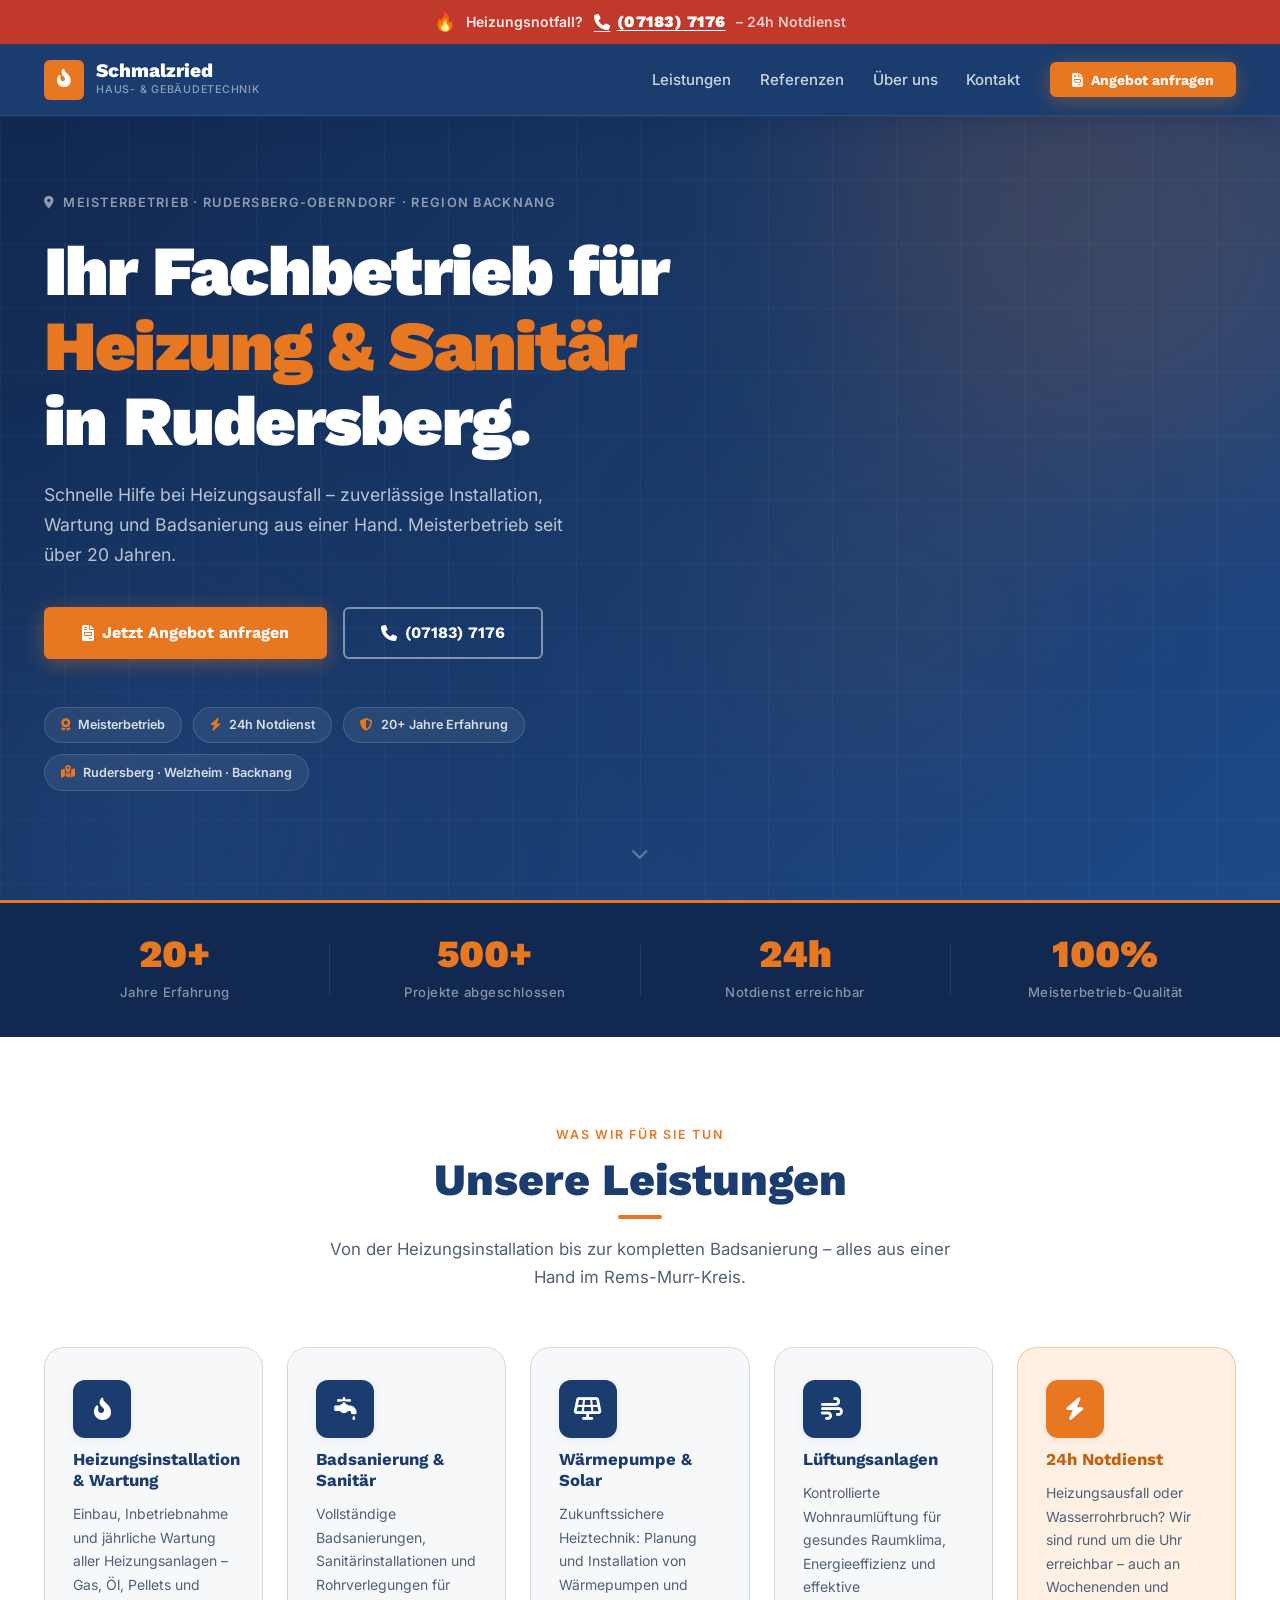
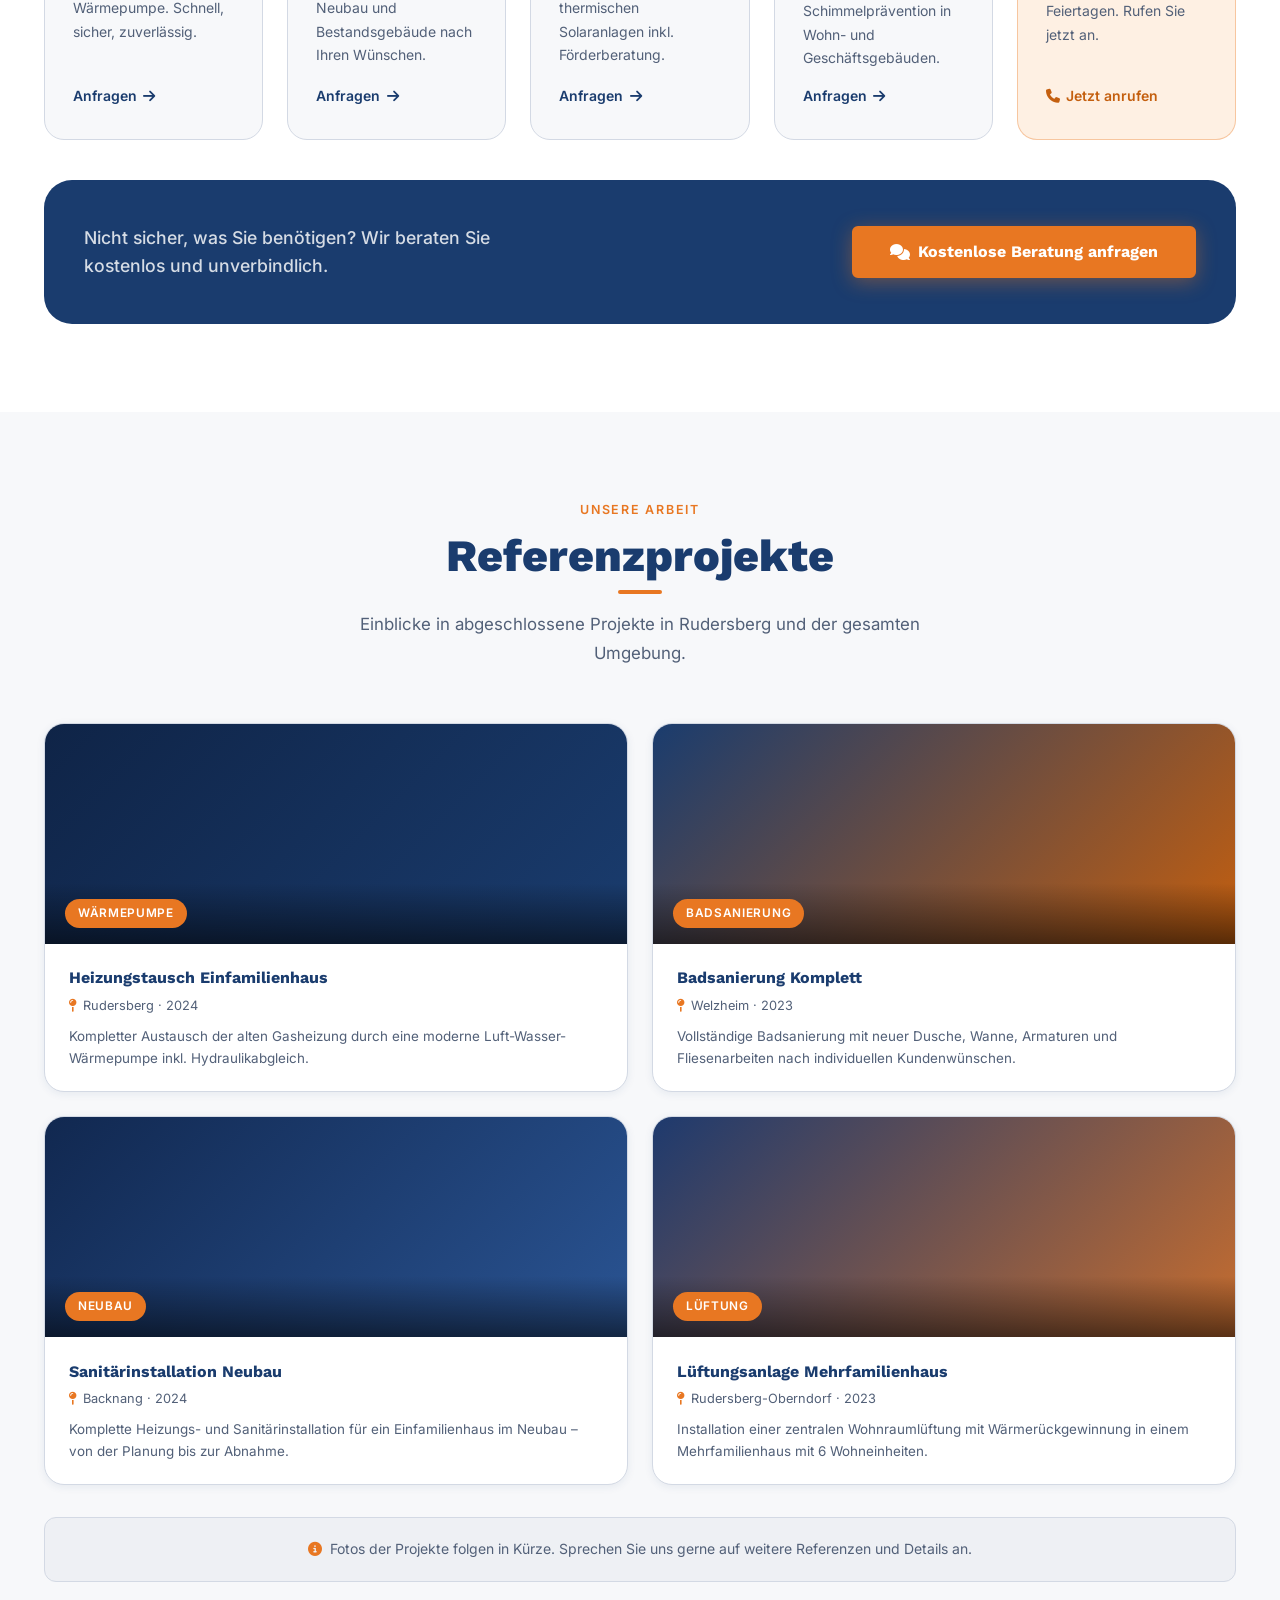
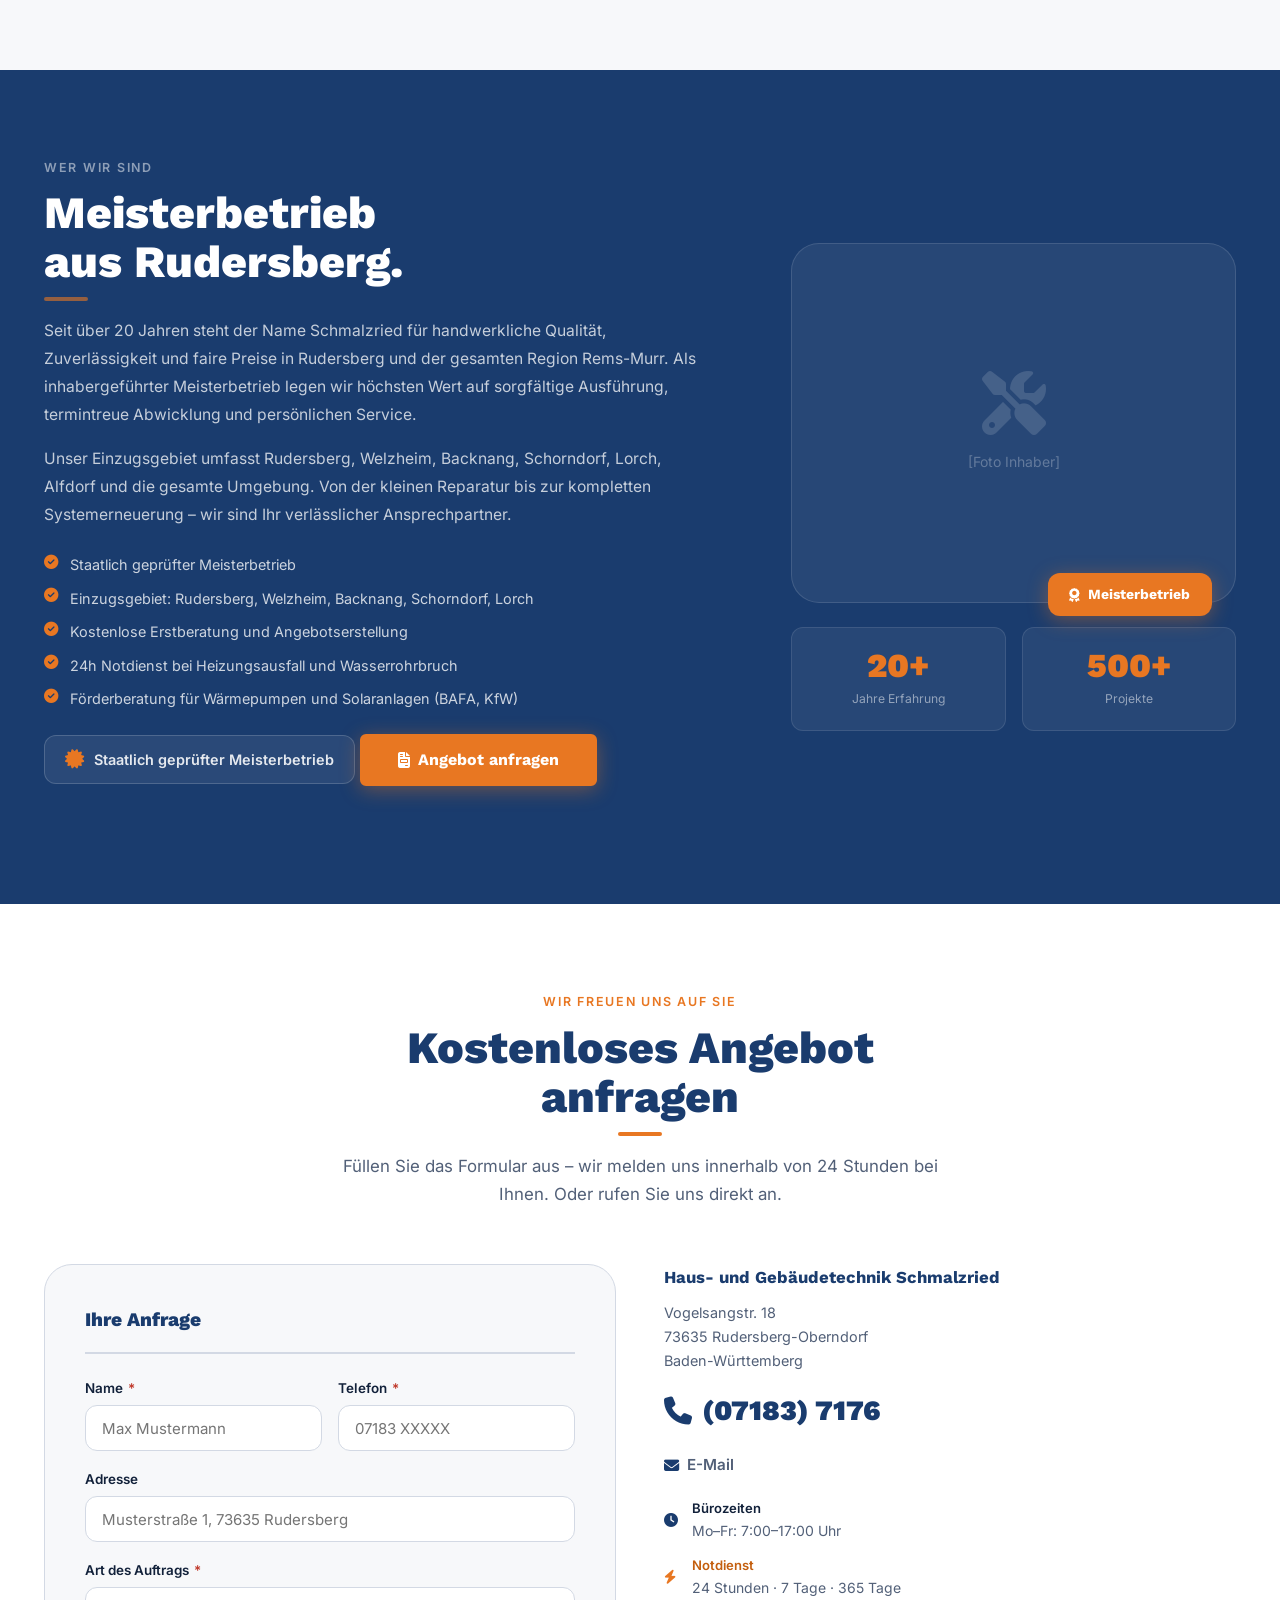
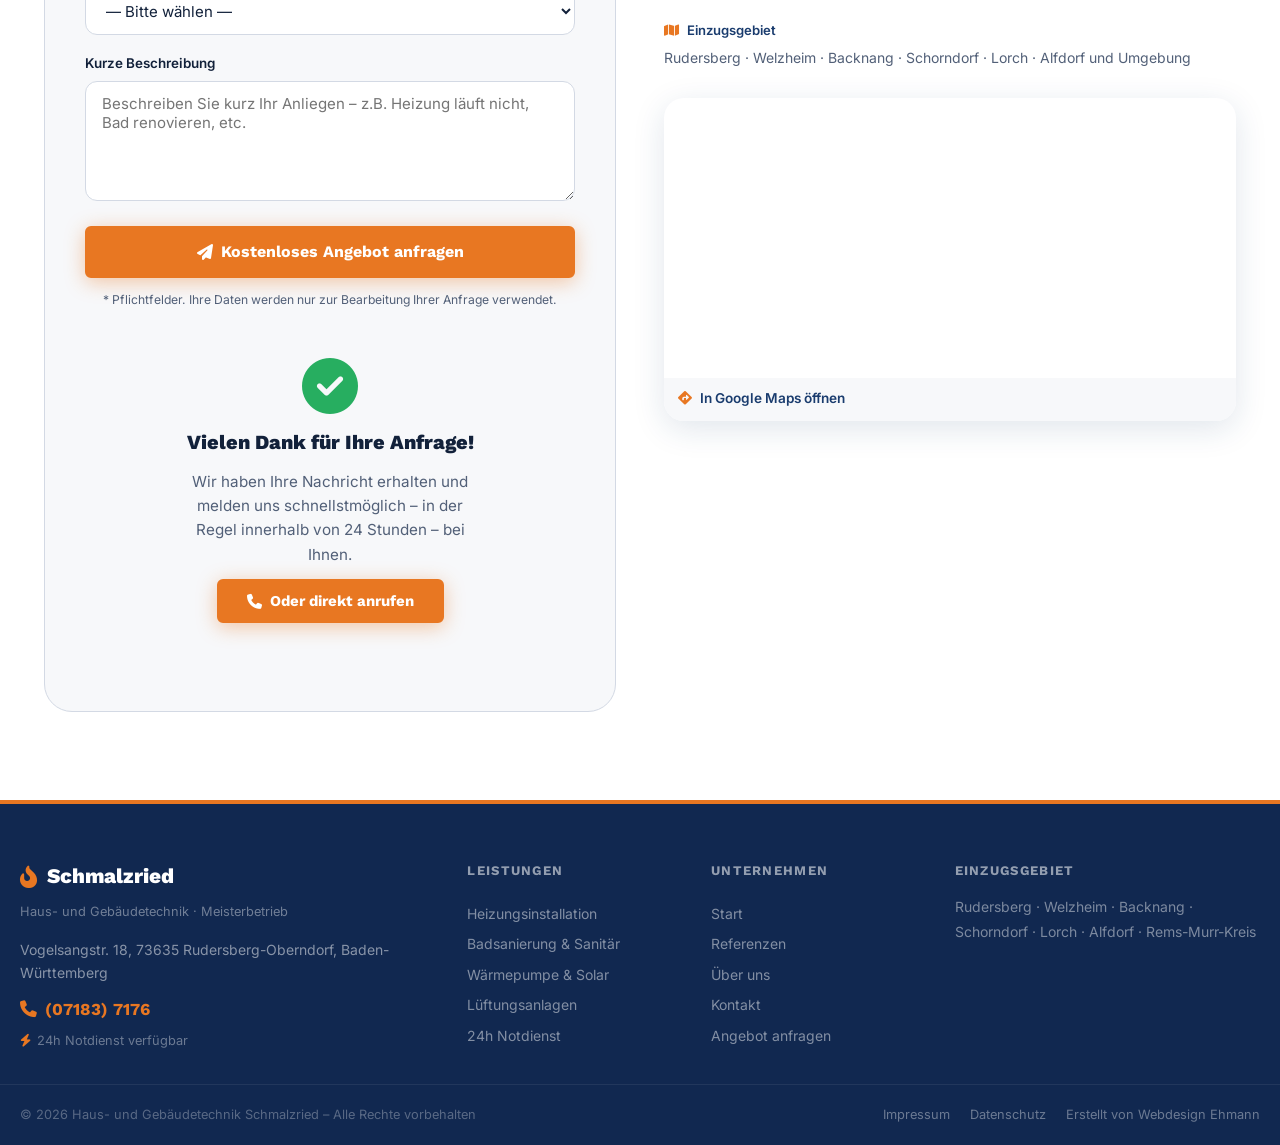
<file: index.html>
<!DOCTYPE html>
<html lang="de">
<head>
  <meta charset="UTF-8">
  <meta name="viewport" content="width=device-width, initial-scale=1.0">
  <meta name="description" content="Meisterbetrieb für Heizungsinstallation, Sanitär, Badsanierung, Wärmepumpe und Lüftung in Rudersberg, Welzheim und Backnang. 24h Notdienst – jetzt anrufen!">
  <meta name="keywords" content="Heizung Rudersberg, Sanitär Rudersberg, Meisterbetrieb Backnang, Badsanierung Welzheim, Wärmepumpe Rems-Murr, Notdienst Heizung">
  <title>Heizung &amp; Sanitär Rudersberg | Schmalzried Haustechnik</title>

  <!-- Open Graph -->
  <meta property="og:title" content="Schmalzried Haustechnik – Meisterbetrieb Rudersberg">
  <meta property="og:description" content="Heizung, Sanitär, Badsanierung – schnell, zuverlässig, fair. 24h Notdienst.">
  <meta property="og:type" content="website">

  <link rel="canonical" href="https://schmalzried-heizung.pages.dev/">
  <link rel="icon" href="assets/images/favicon.svg" type="image/svg+xml">

  <!-- Fonts: selbst gehostet (kein Nachladen von Google-Servern, siehe css/fonts.css) -->
  <link rel="stylesheet" href="css/fonts.css">

  <!-- Icons -->
  <link rel="stylesheet" href="https://cdnjs.cloudflare.com/ajax/libs/font-awesome/6.5.0/css/all.min.css" crossorigin="anonymous" referrerpolicy="no-referrer">

  <link rel="stylesheet" href="css/style.css">

  <!-- Structured Data: gepflegt in content/kontakt.json, live synchronisiert von js/cms-content.js -->
  <script type="application/ld+json" id="ld-localbusiness">
  {
    "@context": "https://schema.org",
    "@type": "HVACBusiness",
    "name": "Haus- und Gebäudetechnik Schmalzried",
    "image": "https://schmalzried-heizung.pages.dev/assets/images/favicon.svg",
    "url": "https://schmalzried-heizung.pages.dev/",
    "telephone": "+4971837176",
    "address": {
      "@type": "PostalAddress",
      "streetAddress": "Vogelsangstr. 18",
      "postalCode": "73635",
      "addressLocality": "Rudersberg-Oberndorf",
      "addressRegion": "Baden-Württemberg",
      "addressCountry": "DE"
    },
    "geo": {
      "@type": "GeoCoordinates",
      "latitude": 48.894,
      "longitude": 9.534
    },
    "openingHoursSpecification": {
      "@type": "OpeningHoursSpecification",
      "dayOfWeek": ["Monday", "Tuesday", "Wednesday", "Thursday", "Friday"],
      "opens": "07:00",
      "closes": "17:00"
    },
    "areaServed": ["Rudersberg", "Welzheim", "Backnang", "Schorndorf", "Lorch", "Alfdorf"]
  }
  </script>
</head>
<body>
  <!-- Skip navigation for accessibility -->
  <a href="#main-content" class="skip-link">Zum Inhalt springen</a>

  <!-- =====================================================
       EMERGENCY BANNER
       ===================================================== -->
  <div id="emergency-banner" class="emergency-banner" role="alert" aria-label="Notfall-Kontakt">
    <div class="emergency-banner__inner">
      <span class="emergency-banner__fire" aria-hidden="true">🔥</span>
      <span class="emergency-banner__label">Heizungsnotfall?</span>
      <a href="tel:+49TELEFONNUMMER" class="emergency-banner__number">
        <i class="fa-solid fa-phone" aria-hidden="true"></i>
        [TELEFONNUMMER]
      </a>
      <span class="emergency-banner__suffix">– 24h Notdienst</span>
    </div>
  </div>

  <!-- =====================================================
       NAVIGATION
       ===================================================== -->
  <header id="main-nav" class="nav" role="banner">
    <div class="container nav__inner">

      <a href="#startseite" class="nav__logo" aria-label="Schmalzried Haustechnik – Startseite">
        <div class="nav__logo-mark" aria-hidden="true">
          <i class="fa-solid fa-fire-flame-curved"></i>
        </div>
        <div class="nav__logo-text">
          <span class="nav__logo-name">Schmalzried</span>
          <span class="nav__logo-sub">Haus- &amp; Gebäudetechnik</span>
        </div>
      </a>

      <!-- Desktop navigation -->
      <div class="nav__desktop" aria-label="Hauptnavigation Desktop">
        <ul role="list">
          <li><a href="#leistungen" class="nav__link">Leistungen</a></li>
          <li><a href="#referenzen" class="nav__link">Referenzen</a></li>
          <li><a href="#ueber-uns" class="nav__link">Über uns</a></li>
          <li><a href="#kontakt"   class="nav__link">Kontakt</a></li>
        </ul>
        <a href="#kontakt" class="btn btn--accent btn--sm">
          <i class="fa-solid fa-file-invoice" aria-hidden="true"></i>
          Angebot anfragen
        </a>
      </div>

      <!-- Mobile hamburger -->
      <button id="nav-toggle" class="nav__toggle"
              aria-label="Navigation öffnen" aria-expanded="false"
              aria-controls="nav-menu">
        <span class="nav__toggle-bar"></span>
        <span class="nav__toggle-bar"></span>
        <span class="nav__toggle-bar"></span>
      </button>

    </div>
  </header>

  <!-- Mobile nav lives outside <header> — iOS Safari backdrop-filter fix -->
  <nav id="nav-menu" class="nav__menu" aria-label="Hauptnavigation" aria-hidden="true">
    <ul role="list">
      <li><a href="#startseite" class="nav__link">Start</a></li>
      <li><a href="#leistungen" class="nav__link">Leistungen</a></li>
      <li><a href="#referenzen" class="nav__link">Referenzen</a></li>
      <li><a href="#ueber-uns" class="nav__link">Über uns</a></li>
      <li><a href="#kontakt"   class="nav__link">Kontakt</a></li>
      <li>
        <a href="#kontakt" class="btn btn--accent nav__cta">
          <i class="fa-solid fa-file-invoice" aria-hidden="true"></i>
          Angebot anfragen
        </a>
      </li>
    </ul>
    <a href="tel:+49TELEFONNUMMER" class="nav__emergency-call">
      <i class="fa-solid fa-phone" aria-hidden="true"></i>
      [TELEFONNUMMER] – 24h Notdienst
    </a>
  </nav>

  <!-- =====================================================
       MAIN CONTENT
       ===================================================== -->
  <main id="main-content">

    <!-- ── Hero ───────────────────────────────────────── -->
    <section id="startseite" class="hero" aria-label="Willkommen">
      <!-- Animated background -->
      <div class="hero__bg" aria-hidden="true">
        <div class="hero__grid"></div>
        <div class="hero__orb hero__orb--1"></div>
        <div class="hero__orb hero__orb--2"></div>
        <div class="hero__orb hero__orb--3"></div>
      </div>

      <div class="container">
        <div class="hero__inner">
          <p class="hero__eyebrow">
            <i class="fa-solid fa-location-dot" aria-hidden="true"></i>
            Meisterbetrieb &middot; Rudersberg-Oberndorf &middot; Region Backnang
          </p>

          <h1 class="hero__headline">
            Ihr Fachbetrieb für<br>
            <span class="hero__headline-em">Heizung &amp; Sanitär</span><br>
            in Rudersberg.
          </h1>

          <p class="hero__sub">
            Schnelle Hilfe bei Heizungsausfall – zuverlässige Installation, Wartung
            und Badsanierung aus einer Hand. Meisterbetrieb seit über 20 Jahren.
          </p>

          <div class="hero__actions">
            <a href="#kontakt" class="btn btn--accent btn--lg">
              <i class="fa-solid fa-file-invoice" aria-hidden="true"></i>
              Jetzt Angebot anfragen
            </a>
            <a href="tel:+49TELEFONNUMMER" class="btn btn--outline-white btn--lg">
              <i class="fa-solid fa-phone" aria-hidden="true"></i>
              [TELEFONNUMMER]
            </a>
          </div>

          <div class="hero__trust" aria-label="Vertrauenssignale">
            <div class="trust-badge">
              <i class="fa-solid fa-award" aria-hidden="true"></i>
              <span>Meisterbetrieb</span>
            </div>
            <div class="trust-badge">
              <i class="fa-solid fa-bolt" aria-hidden="true"></i>
              <span>24h Notdienst</span>
            </div>
            <div class="trust-badge">
              <i class="fa-solid fa-shield-halved" aria-hidden="true"></i>
              <span>20+ Jahre Erfahrung</span>
            </div>
            <div class="trust-badge">
              <i class="fa-solid fa-map-location-dot" aria-hidden="true"></i>
              <span>Rudersberg &middot; Welzheim &middot; Backnang</span>
            </div>
          </div>
        </div>
      </div>

      <!-- Scroll cue -->
      <div class="hero__scroll-cue" aria-hidden="true">
        <i class="fa-solid fa-chevron-down"></i>
      </div>
    </section>

    <!-- ── Stats Bar ───────────────────────────────── -->
    <div class="stats-bar" aria-label="Zahlen &amp; Fakten">
      <div class="container stats-bar__inner">
        <div class="stat-item reveal" style="--delay: 0ms">
          <span class="stat-item__num">20+</span>
          <span class="stat-item__label">Jahre Erfahrung</span>
        </div>
        <div class="stat-divider" aria-hidden="true"></div>
        <div class="stat-item reveal" style="--delay: 80ms">
          <span class="stat-item__num">500+</span>
          <span class="stat-item__label">Projekte abgeschlossen</span>
        </div>
        <div class="stat-divider" aria-hidden="true"></div>
        <div class="stat-item reveal" style="--delay: 160ms">
          <span class="stat-item__num">24h</span>
          <span class="stat-item__label">Notdienst erreichbar</span>
        </div>
        <div class="stat-divider" aria-hidden="true"></div>
        <div class="stat-item reveal" style="--delay: 240ms">
          <span class="stat-item__num">100%</span>
          <span class="stat-item__label">Meisterbetrieb-Qualität</span>
        </div>
      </div>
    </div>

    <!-- ── Leistungen ──────────────────────────────── -->
    <section id="leistungen" class="section section--white" aria-labelledby="leistungen-title">
      <div class="container">
        <div class="section__header">
          <p class="section__eyebrow reveal">Was wir für Sie tun</p>
          <h2 id="leistungen-title" class="section__title reveal">Unsere Leistungen</h2>
          <p class="section__sub reveal">Von der Heizungsinstallation bis zur kompletten Badsanierung – alles aus einer Hand im Rems-Murr-Kreis.</p>
        </div>

        <ul class="services-grid" role="list">

          <li class="service-card reveal" style="--delay: 0ms">
            <div class="service-card__icon">
              <i class="fa-solid fa-fire-flame-curved" aria-hidden="true"></i>
            </div>
            <h3 class="service-card__title">Heizungsinstallation &amp; Wartung</h3>
            <p class="service-card__desc">Einbau, Inbetriebnahme und jährliche Wartung aller Heizungsanlagen – Gas, Öl, Pellets und Wärmepumpe. Schnell, sicher, zuverlässig.</p>
            <a href="#kontakt" class="service-card__link" aria-label="Heizungsinstallation anfragen">
              Anfragen <i class="fa-solid fa-arrow-right" aria-hidden="true"></i>
            </a>
          </li>

          <li class="service-card reveal" style="--delay: 80ms">
            <div class="service-card__icon">
              <i class="fa-solid fa-faucet-drip" aria-hidden="true"></i>
            </div>
            <h3 class="service-card__title">Badsanierung &amp; Sanitär</h3>
            <p class="service-card__desc">Vollständige Badsanierungen, Sanitärinstallationen und Rohrverlegungen für Neubau und Bestandsgebäude nach Ihren Wünschen.</p>
            <a href="#kontakt" class="service-card__link" aria-label="Badsanierung anfragen">
              Anfragen <i class="fa-solid fa-arrow-right" aria-hidden="true"></i>
            </a>
          </li>

          <li class="service-card reveal" style="--delay: 160ms">
            <div class="service-card__icon">
              <i class="fa-solid fa-solar-panel" aria-hidden="true"></i>
            </div>
            <h3 class="service-card__title">Wärmepumpe &amp; Solar</h3>
            <p class="service-card__desc">Zukunftssichere Heiztechnik: Planung und Installation von Wärmepumpen und thermischen Solaranlagen inkl. Förderberatung.</p>
            <a href="#kontakt" class="service-card__link" aria-label="Wärmepumpe anfragen">
              Anfragen <i class="fa-solid fa-arrow-right" aria-hidden="true"></i>
            </a>
          </li>

          <li class="service-card reveal" style="--delay: 240ms">
            <div class="service-card__icon">
              <i class="fa-solid fa-wind" aria-hidden="true"></i>
            </div>
            <h3 class="service-card__title">Lüftungsanlagen</h3>
            <p class="service-card__desc">Kontrollierte Wohnraumlüftung für gesundes Raumklima, Energieeffizienz und effektive Schimmelprävention in Wohn- und Geschäftsgebäuden.</p>
            <a href="#kontakt" class="service-card__link" aria-label="Lüftungsanlage anfragen">
              Anfragen <i class="fa-solid fa-arrow-right" aria-hidden="true"></i>
            </a>
          </li>

          <li class="service-card service-card--emergency reveal" style="--delay: 320ms">
            <div class="service-card__icon">
              <i class="fa-solid fa-bolt" aria-hidden="true"></i>
            </div>
            <h3 class="service-card__title">24h Notdienst</h3>
            <p class="service-card__desc">Heizungsausfall oder Wasserrohrbruch? Wir sind rund um die Uhr erreichbar – auch an Wochenenden und Feiertagen. Rufen Sie jetzt an.</p>
            <a href="tel:+49TELEFONNUMMER" class="service-card__link service-card__link--emergency" aria-label="Notdienst anrufen">
              <i class="fa-solid fa-phone" aria-hidden="true"></i> Jetzt anrufen
            </a>
          </li>

        </ul>

        <div class="services-cta reveal">
          <div class="services-cta__inner">
            <p class="services-cta__text">Nicht sicher, was Sie benötigen? Wir beraten Sie kostenlos und unverbindlich.</p>
            <a href="#kontakt" class="btn btn--accent btn--lg">
              <i class="fa-solid fa-comments" aria-hidden="true"></i>
              Kostenlose Beratung anfragen
            </a>
          </div>
        </div>
      </div>
    </section>

    <!-- ── Referenzprojekte ────────────────────────── -->
    <section id="referenzen" class="section section--light" aria-labelledby="referenzen-title">
      <div class="container">
        <div class="section__header">
          <p class="section__eyebrow reveal">Unsere Arbeit</p>
          <h2 id="referenzen-title" class="section__title reveal">Referenzprojekte</h2>
          <p class="section__sub reveal">Einblicke in abgeschlossene Projekte in Rudersberg und der gesamten Umgebung.</p>
        </div>

        <ul class="gallery-grid" role="list">

          <li class="gallery-card reveal" style="--delay: 0ms">
            <div class="gallery-card__img gallery-card__img--1" role="img" aria-label="Heizungstausch Einfamilienhaus, Rudersberg 2024">
              <div class="gallery-card__overlay">
                <span class="gallery-card__tag">Wärmepumpe</span>
              </div>
            </div>
            <div class="gallery-card__caption">
              <h3 class="gallery-card__title">Heizungstausch Einfamilienhaus</h3>
              <p class="gallery-card__meta">
                <i class="fa-solid fa-map-pin" aria-hidden="true"></i>
                Rudersberg &middot; 2024
              </p>
              <p class="gallery-card__desc">Kompletter Austausch der alten Gasheizung durch eine moderne Luft-Wasser-Wärmepumpe inkl. Hydraulikabgleich.</p>
            </div>
          </li>

          <li class="gallery-card reveal" style="--delay: 80ms">
            <div class="gallery-card__img gallery-card__img--2" role="img" aria-label="Badsanierung Komplett, Welzheim 2023">
              <div class="gallery-card__overlay">
                <span class="gallery-card__tag">Badsanierung</span>
              </div>
            </div>
            <div class="gallery-card__caption">
              <h3 class="gallery-card__title">Badsanierung Komplett</h3>
              <p class="gallery-card__meta">
                <i class="fa-solid fa-map-pin" aria-hidden="true"></i>
                Welzheim &middot; 2023
              </p>
              <p class="gallery-card__desc">Vollständige Badsanierung mit neuer Dusche, Wanne, Armaturen und Fliesenarbeiten nach individuellen Kundenwünschen.</p>
            </div>
          </li>

          <li class="gallery-card reveal" style="--delay: 160ms">
            <div class="gallery-card__img gallery-card__img--3" role="img" aria-label="Sanitärinstallation Neubau, Backnang 2024">
              <div class="gallery-card__overlay">
                <span class="gallery-card__tag">Neubau</span>
              </div>
            </div>
            <div class="gallery-card__caption">
              <h3 class="gallery-card__title">Sanitärinstallation Neubau</h3>
              <p class="gallery-card__meta">
                <i class="fa-solid fa-map-pin" aria-hidden="true"></i>
                Backnang &middot; 2024
              </p>
              <p class="gallery-card__desc">Komplette Heizungs- und Sanitärinstallation für ein Einfamilienhaus im Neubau – von der Planung bis zur Abnahme.</p>
            </div>
          </li>

          <li class="gallery-card reveal" style="--delay: 240ms">
            <div class="gallery-card__img gallery-card__img--4" role="img" aria-label="Lüftungsanlage Mehrfamilienhaus, Rudersberg-Oberndorf 2023">
              <div class="gallery-card__overlay">
                <span class="gallery-card__tag">Lüftung</span>
              </div>
            </div>
            <div class="gallery-card__caption">
              <h3 class="gallery-card__title">Lüftungsanlage Mehrfamilienhaus</h3>
              <p class="gallery-card__meta">
                <i class="fa-solid fa-map-pin" aria-hidden="true"></i>
                Rudersberg-Oberndorf &middot; 2023
              </p>
              <p class="gallery-card__desc">Installation einer zentralen Wohnraumlüftung mit Wärmerückgewinnung in einem Mehrfamilienhaus mit 6 Wohneinheiten.</p>
            </div>
          </li>

        </ul>

        <p class="referenzen-note reveal">
          <i class="fa-solid fa-circle-info" aria-hidden="true"></i>
          Fotos der Projekte folgen in Kürze. Sprechen Sie uns gerne auf weitere Referenzen und Details an.
        </p>
      </div>
    </section>

    <!-- ── Über uns ────────────────────────────────── -->
    <section id="ueber-uns" class="section section--blue" aria-labelledby="ueber-uns-title">
      <div class="container about-grid">

        <div class="about-text reveal reveal--left">
          <p class="section__eyebrow section__eyebrow--light">Wer wir sind</p>
          <h2 id="ueber-uns-title" class="section__title section__title--light about-title">Meisterbetrieb<br>aus Rudersberg.</h2>

          <p class="about-desc">
            Seit über 20 Jahren steht der Name Schmalzried für handwerkliche Qualität,
            Zuverlässigkeit und faire Preise in Rudersberg und der gesamten Region
            Rems-Murr. Als inhabergeführter Meisterbetrieb legen wir höchsten Wert
            auf sorgfältige Ausführung, termintreue Abwicklung und persönlichen Service.
          </p>
          <p class="about-desc">
            Unser Einzugsgebiet umfasst Rudersberg, Welzheim, Backnang, Schorndorf,
            Lorch, Alfdorf und die gesamte Umgebung. Von der kleinen Reparatur bis
            zur kompletten Systemerneuerung – wir sind Ihr verlässlicher Ansprechpartner.
          </p>

          <ul class="about-features" role="list">
            <li class="about-feature">
              <i class="fa-solid fa-circle-check" aria-hidden="true"></i>
              <span>Staatlich geprüfter Meisterbetrieb</span>
            </li>
            <li class="about-feature">
              <i class="fa-solid fa-circle-check" aria-hidden="true"></i>
              <span>Einzugsgebiet: Rudersberg, Welzheim, Backnang, Schorndorf, Lorch</span>
            </li>
            <li class="about-feature">
              <i class="fa-solid fa-circle-check" aria-hidden="true"></i>
              <span>Kostenlose Erstberatung und Angebotserstellung</span>
            </li>
            <li class="about-feature">
              <i class="fa-solid fa-circle-check" aria-hidden="true"></i>
              <span>24h Notdienst bei Heizungsausfall und Wasserrohrbruch</span>
            </li>
            <li class="about-feature">
              <i class="fa-solid fa-circle-check" aria-hidden="true"></i>
              <span>Förderberatung für Wärmepumpen und Solaranlagen (BAFA, KfW)</span>
            </li>
          </ul>

          <div class="about-badge">
            <i class="fa-solid fa-certificate" aria-hidden="true"></i>
            <span>Staatlich geprüfter Meisterbetrieb</span>
          </div>

          <a href="#kontakt" class="btn btn--accent btn--lg">
            <i class="fa-solid fa-file-invoice" aria-hidden="true"></i>
            Angebot anfragen
          </a>
        </div>

        <div class="about-visual reveal reveal--right">
          <div class="about-photo">
            <div class="about-photo__placeholder">
              <i class="fa-solid fa-screwdriver-wrench about-photo__icon" aria-hidden="true"></i>
              <p class="about-photo__label">[Foto Inhaber]</p>
            </div>
            <div class="about-photo__badge">
              <i class="fa-solid fa-award" aria-hidden="true"></i>
              Meisterbetrieb
            </div>
          </div>

          <div class="about-stats">
            <div class="about-stat">
              <span class="about-stat__num">20+</span>
              <span class="about-stat__label">Jahre Erfahrung</span>
            </div>
            <div class="about-stat">
              <span class="about-stat__num">500+</span>
              <span class="about-stat__label">Projekte</span>
            </div>
          </div>
        </div>

      </div>
    </section>

    <!-- ── Kontakt & Angebot ──────────────────────── -->
    <section id="kontakt" class="section section--white" aria-labelledby="kontakt-title">
      <div class="container">
        <div class="section__header">
          <p class="section__eyebrow reveal">Wir freuen uns auf Sie</p>
          <h2 id="kontakt-title" class="section__title reveal">Kostenloses Angebot anfragen</h2>
          <p class="section__sub reveal">Füllen Sie das Formular aus – wir melden uns innerhalb von 24 Stunden bei Ihnen. Oder rufen Sie uns direkt an.</p>
        </div>

        <div class="kontakt-grid">

          <!-- Contact Form -->
          <div class="kontakt-form-wrap reveal reveal--left">
            <h3 class="kontakt-form-title">Ihre Anfrage</h3>
            <form id="contact-form" class="contact-form" novalidate>

              <div class="cf-row cf-row--2">
                <div class="cf-group" id="grp-name">
                  <label for="cf-name">Name <span class="cf-required" aria-label="Pflichtfeld">*</span></label>
                  <input type="text" id="cf-name" name="name"
                         placeholder="Max Mustermann"
                         required autocomplete="name">
                  <span class="cf-error-msg" role="alert">Bitte geben Sie Ihren Namen ein.</span>
                </div>
                <div class="cf-group" id="grp-phone">
                  <label for="cf-phone">Telefon <span class="cf-required" aria-label="Pflichtfeld">*</span></label>
                  <input type="tel" id="cf-phone" name="phone"
                         placeholder="07183 XXXXX"
                         required autocomplete="tel">
                  <span class="cf-error-msg" role="alert">Bitte geben Sie Ihre Telefonnummer ein.</span>
                </div>
              </div>

              <div class="cf-group">
                <label for="cf-address">Adresse</label>
                <input type="text" id="cf-address" name="address"
                       placeholder="Musterstraße 1, 73635 Rudersberg"
                       autocomplete="street-address">
              </div>

              <div class="cf-group" id="grp-type">
                <label for="cf-type">Art des Auftrags <span class="cf-required" aria-label="Pflichtfeld">*</span></label>
                <select id="cf-type" name="type" required>
                  <option value="">— Bitte wählen —</option>
                  <option value="heizung">Heizungsinstallation / -wartung</option>
                  <option value="sanitaer">Sanitärinstallation</option>
                  <option value="bad">Badsanierung</option>
                  <option value="lueftung">Lüftungsanlage</option>
                  <option value="solar">Wärmepumpe / Solaranlage</option>
                  <option value="notdienst">Notdienst</option>
                  <option value="sonstiges">Sonstiges</option>
                </select>
                <span class="cf-error-msg" role="alert">Bitte wählen Sie eine Auftragsart.</span>
              </div>

              <div class="cf-group">
                <label for="cf-message">Kurze Beschreibung</label>
                <textarea id="cf-message" name="message" rows="4"
                          placeholder="Beschreiben Sie kurz Ihr Anliegen – z.B. Heizung läuft nicht, Bad renovieren, etc."></textarea>
              </div>

              <button type="submit" id="cf-submit" class="btn btn--accent btn--lg cf-submit">
                <i class="fa-solid fa-paper-plane" aria-hidden="true"></i>
                Kostenloses Angebot anfragen
              </button>

              <p class="cf-hint">* Pflichtfelder. Ihre Daten werden nur zur Bearbeitung Ihrer Anfrage verwendet.</p>
              <p id="cf-error-general" class="cf-error-general" hidden>Die Anfrage konnte nicht gesendet werden. Bitte versuchen Sie es später erneut oder rufen Sie uns an.</p>
            </form>

            <div id="cf-success" class="cf-success" hidden aria-live="polite">
              <i class="fa-solid fa-circle-check cf-success__icon" aria-hidden="true"></i>
              <strong class="cf-success__title">Vielen Dank für Ihre Anfrage!</strong>
              <p class="cf-success__text">Wir haben Ihre Nachricht erhalten und melden uns schnellstmöglich – in der Regel innerhalb von 24 Stunden – bei Ihnen.</p>
              <a href="tel:+49TELEFONNUMMER" class="btn btn--accent">
                <i class="fa-solid fa-phone" aria-hidden="true"></i>
                Oder direkt anrufen
              </a>
            </div>
          </div>

          <!-- Contact Info + Map -->
          <div class="kontakt-info reveal reveal--right">
            <div class="contact-details">
              <h3 class="contact-details__title">Haus- und Gebäudetechnik Schmalzried</h3>
              <address class="contact-details__address">
                Rudersberg-Oberndorf<br>
                Baden-Württemberg
              </address>

              <a href="tel:+49TELEFONNUMMER" class="contact-phone">
                <i class="fa-solid fa-phone" aria-hidden="true"></i>
                [TELEFONNUMMER]
              </a>

              <a href="#" class="contact-email" id="contact-email-link" hidden>
                <i class="fa-solid fa-envelope" aria-hidden="true"></i>
                <span id="contact-email-text">E-Mail</span>
              </a>

              <div class="contact-hours">
                <div class="contact-hours__row">
                  <i class="fa-solid fa-clock" aria-hidden="true"></i>
                  <div>
                    <strong>Bürozeiten</strong>
                    <span>Mo–Fr: 7:00–17:00 Uhr</span>
                  </div>
                </div>
                <div class="contact-hours__row contact-hours__row--emergency">
                  <i class="fa-solid fa-bolt" aria-hidden="true"></i>
                  <div>
                    <strong>Notdienst</strong>
                    <span>24 Stunden &middot; 7 Tage &middot; 365 Tage</span>
                  </div>
                </div>
              </div>

              <div class="contact-area">
                <p class="contact-area__label">
                  <i class="fa-solid fa-map" aria-hidden="true"></i>
                  Einzugsgebiet
                </p>
                <p class="contact-area__list">Rudersberg · Welzheim · Backnang · Schorndorf · Lorch · Alfdorf und Umgebung</p>
              </div>
            </div>

            <div class="contact-map">
              <iframe
                title="Karte: Vogelsangstr. 18, 73635 Rudersberg-Oberndorf"
                src="https://www.google.com/maps?q=Vogelsangstr.+18%2C+73635+Rudersberg-Oberndorf&output=embed&hl=de"
                width="100%"
                height="280"
                loading="lazy"
                aria-label="Interaktive Karte: Standort Vogelsangstr. 18, Rudersberg-Oberndorf">
              </iframe>
              <a href="https://maps.google.com/?q=Vogelsangstr.+18+73635+Rudersberg-Oberndorf" target="_blank" rel="noopener noreferrer" class="contact-map__link">
                <i class="fa-solid fa-diamond-turn-right" aria-hidden="true"></i>
                In Google Maps öffnen
              </a>
            </div>
          </div>

        </div>
      </div>
    </section>

  </main>

  <!-- =====================================================
       FOOTER
       ===================================================== -->
  <footer class="site-footer" role="contentinfo">
    <div class="container footer__inner">

      <div class="footer__brand">
        <div class="footer__logo">
          <i class="fa-solid fa-fire-flame-curved" aria-hidden="true"></i>
          <span>Schmalzried</span>
        </div>
        <p class="footer__tagline">Haus- und Gebäudetechnik &middot; Meisterbetrieb</p>
        <address class="footer__address">Rudersberg-Oberndorf, Baden-Württemberg</address>
        <a href="tel:+49TELEFONNUMMER" class="footer__phone">
          <i class="fa-solid fa-phone" aria-hidden="true"></i>
          [TELEFONNUMMER]
        </a>
        <p class="footer__notdienst">
          <i class="fa-solid fa-bolt" aria-hidden="true"></i>
          24h Notdienst verfügbar
        </p>
      </div>

      <nav class="footer__nav" aria-label="Leistungen Footer">
        <h4 class="footer__nav-title">Leistungen</h4>
        <a href="#leistungen">Heizungsinstallation</a>
        <a href="#leistungen">Badsanierung &amp; Sanitär</a>
        <a href="#leistungen">Wärmepumpe &amp; Solar</a>
        <a href="#leistungen">Lüftungsanlagen</a>
        <a href="#leistungen">24h Notdienst</a>
      </nav>

      <nav class="footer__nav" aria-label="Unternehmen Footer">
        <h4 class="footer__nav-title">Unternehmen</h4>
        <a href="#startseite">Start</a>
        <a href="#referenzen">Referenzen</a>
        <a href="#ueber-uns">Über uns</a>
        <a href="#kontakt">Kontakt</a>
        <a href="#kontakt">Angebot anfragen</a>
      </nav>

      <div class="footer__area">
        <h4 class="footer__nav-title">Einzugsgebiet</h4>
        <p>Rudersberg &middot; Welzheim &middot; Backnang &middot; Schorndorf &middot; Lorch &middot; Alfdorf &middot; Rems-Murr-Kreis</p>
      </div>

    </div>

    <div class="footer__bottom">
      <div class="container footer__bottom-inner">
        <p>&copy; <span id="footer-year"></span> Haus- und Gebäudetechnik Schmalzried &ndash; Alle Rechte vorbehalten</p>
        <div class="footer__legal-links">
          <a href="impressum.html">Impressum</a>
          <a href="datenschutz.html">Datenschutz</a>
          <a href="https://www.webdesign-ehmann.de" target="_blank" rel="noopener">Erstellt von Webdesign Ehmann</a>
        </div>
      </div>
    </div>
  </footer>

  <script src="js/cms-content.js"></script>
  <script src="js/main.js"></script>
</body>
</html>
</file>
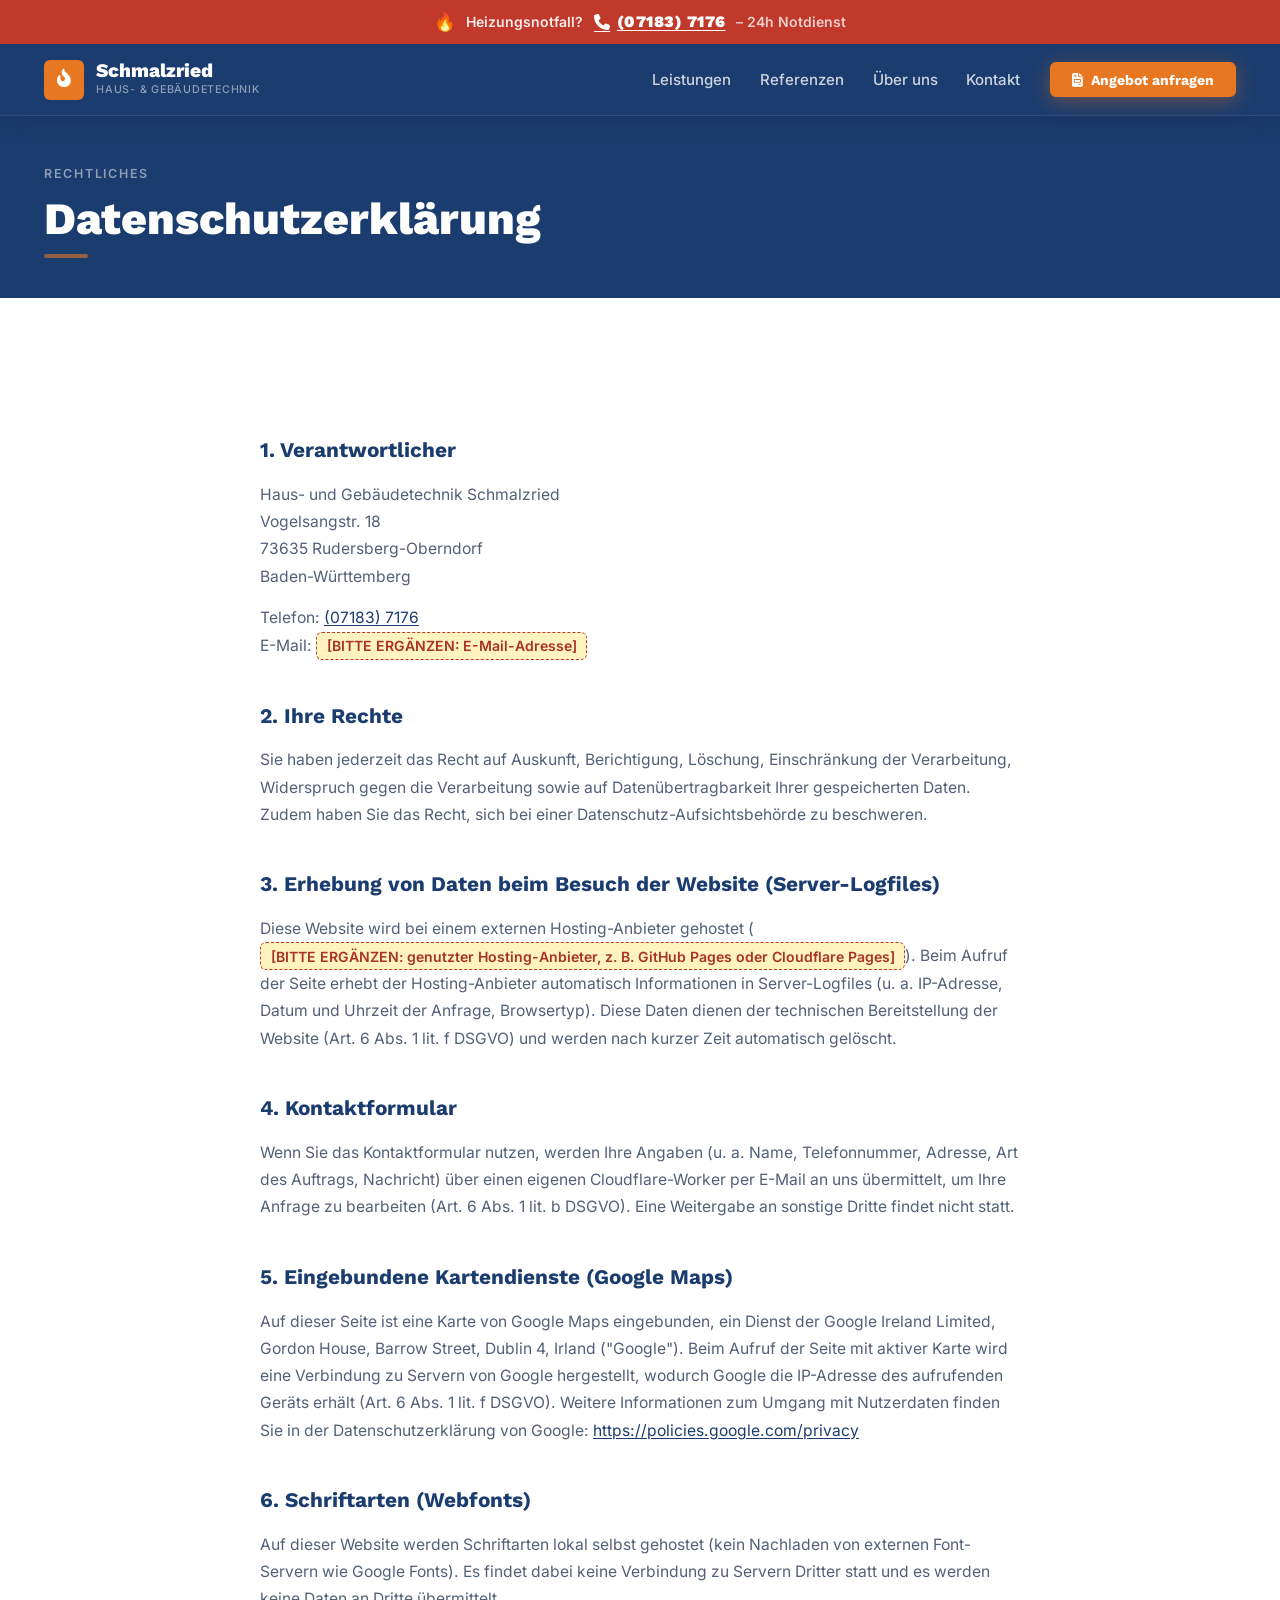
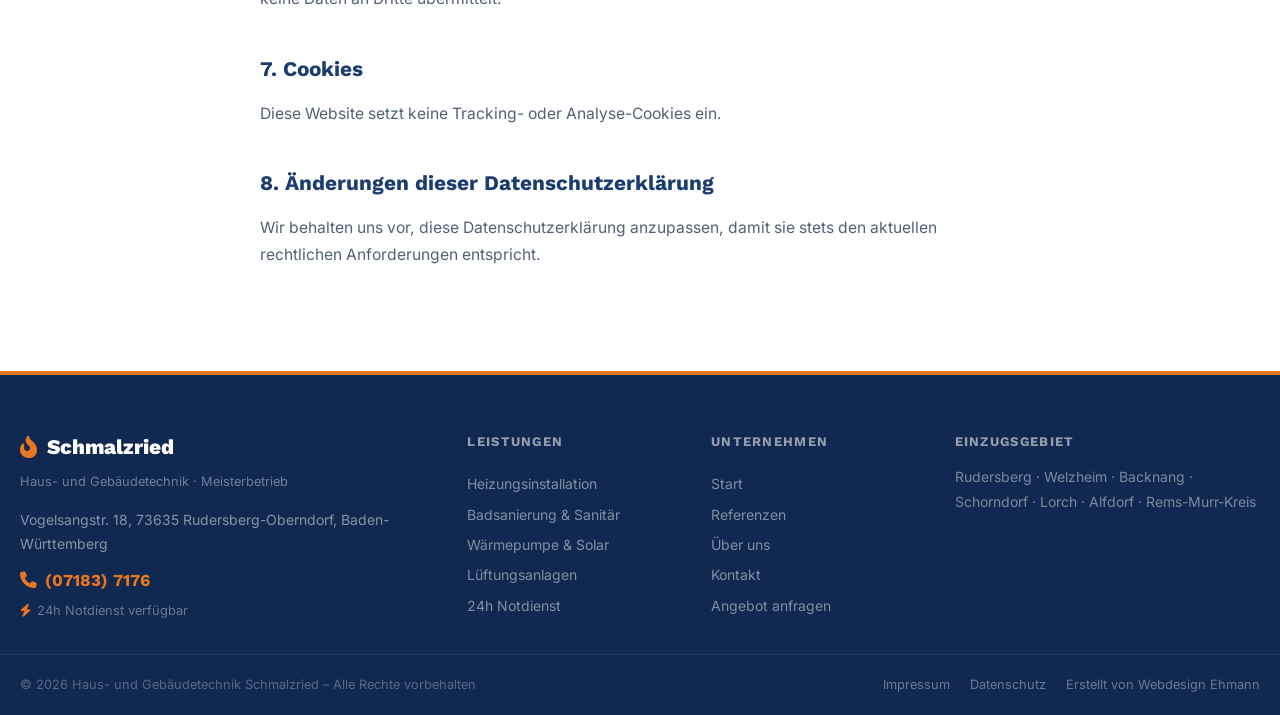
<file: datenschutz.html>
<!DOCTYPE html>
<html lang="de">
<head>
  <meta charset="UTF-8">
  <meta name="viewport" content="width=device-width, initial-scale=1.0">
  <meta name="description" content="Datenschutzerklärung der Haus- und Gebäudetechnik Schmalzried.">
  <title>Datenschutzerklärung – Schmalzried Haustechnik</title>

  <link rel="canonical" href="https://schmalzried-heizung.pages.dev/datenschutz.html">
  <link rel="icon" href="assets/images/favicon.svg" type="image/svg+xml">

  <!-- Fonts: selbst gehostet (kein Nachladen von Google-Servern, siehe css/fonts.css) -->
  <link rel="stylesheet" href="css/fonts.css">

  <!-- Icons -->
  <link rel="stylesheet" href="https://cdnjs.cloudflare.com/ajax/libs/font-awesome/6.5.0/css/all.min.css" crossorigin="anonymous" referrerpolicy="no-referrer">

  <link rel="stylesheet" href="css/style.css">
</head>
<body>
  <!-- Skip navigation for accessibility -->
  <a href="#main-content" class="skip-link">Zum Inhalt springen</a>

  <!-- =====================================================
       EMERGENCY BANNER
       ===================================================== -->
  <div id="emergency-banner" class="emergency-banner" role="alert" aria-label="Notfall-Kontakt">
    <div class="emergency-banner__inner">
      <span class="emergency-banner__fire" aria-hidden="true">🔥</span>
      <span class="emergency-banner__label">Heizungsnotfall?</span>
      <a href="tel:+49TELEFONNUMMER" class="emergency-banner__number">
        <i class="fa-solid fa-phone" aria-hidden="true"></i>
        [TELEFONNUMMER]
      </a>
      <span class="emergency-banner__suffix">– 24h Notdienst</span>
    </div>
  </div>

  <!-- =====================================================
       NAVIGATION
       ===================================================== -->
  <header id="main-nav" class="nav" role="banner">
    <div class="container nav__inner">

      <a href="index.html" class="nav__logo" aria-label="Schmalzried Haustechnik – Startseite">
        <div class="nav__logo-mark" aria-hidden="true">
          <i class="fa-solid fa-fire-flame-curved"></i>
        </div>
        <div class="nav__logo-text">
          <span class="nav__logo-name">Schmalzried</span>
          <span class="nav__logo-sub">Haus- &amp; Gebäudetechnik</span>
        </div>
      </a>

      <!-- Desktop navigation -->
      <div class="nav__desktop" aria-label="Hauptnavigation Desktop">
        <ul role="list">
          <li><a href="index.html#leistungen" class="nav__link">Leistungen</a></li>
          <li><a href="index.html#referenzen" class="nav__link">Referenzen</a></li>
          <li><a href="index.html#ueber-uns" class="nav__link">Über uns</a></li>
          <li><a href="index.html#kontakt"   class="nav__link">Kontakt</a></li>
        </ul>
        <a href="index.html#kontakt" class="btn btn--accent btn--sm">
          <i class="fa-solid fa-file-invoice" aria-hidden="true"></i>
          Angebot anfragen
        </a>
      </div>

      <!-- Mobile hamburger -->
      <button id="nav-toggle" class="nav__toggle"
              aria-label="Navigation öffnen" aria-expanded="false"
              aria-controls="nav-menu">
        <span class="nav__toggle-bar"></span>
        <span class="nav__toggle-bar"></span>
        <span class="nav__toggle-bar"></span>
      </button>

    </div>
  </header>

  <!-- Mobile nav lives outside <header> — iOS Safari backdrop-filter fix -->
  <nav id="nav-menu" class="nav__menu" aria-label="Hauptnavigation" aria-hidden="true">
    <ul role="list">
      <li><a href="index.html#startseite" class="nav__link">Start</a></li>
      <li><a href="index.html#leistungen" class="nav__link">Leistungen</a></li>
      <li><a href="index.html#referenzen" class="nav__link">Referenzen</a></li>
      <li><a href="index.html#ueber-uns" class="nav__link">Über uns</a></li>
      <li><a href="index.html#kontakt"   class="nav__link">Kontakt</a></li>
      <li>
        <a href="index.html#kontakt" class="btn btn--accent nav__cta">
          <i class="fa-solid fa-file-invoice" aria-hidden="true"></i>
          Angebot anfragen
        </a>
      </li>
    </ul>
    <a href="tel:+49TELEFONNUMMER" class="nav__emergency-call">
      <i class="fa-solid fa-phone" aria-hidden="true"></i>
      [TELEFONNUMMER] – 24h Notdienst
    </a>
  </nav>

  <!-- =====================================================
       MAIN CONTENT
       ===================================================== -->
  <main id="main-content">

    <section class="legal-hero" aria-label="Seitentitel">
      <div class="container">
        <div class="section__header">
          <p class="section__eyebrow section__eyebrow--light">Rechtliches</p>
          <h1 id="datenschutz-title" class="section__title section__title--light">Datenschutzerklärung</h1>
        </div>
      </div>
    </section>

    <section class="section section--white" aria-labelledby="datenschutz-title">
      <div class="container">
        <div class="legal-content">

          <h2>1. Verantwortlicher</h2>
          <address>
            Haus- und Gebäudetechnik Schmalzried<br>
            <span id="datenschutz-strasse" class="legal-placeholder">[BITTE ERGÄNZEN: Straße und Hausnummer]</span><br>
            <span id="datenschutz-ort">Rudersberg-Oberndorf</span><br>
            <span id="datenschutz-bundesland">Baden-Württemberg</span>
          </address>
          <p>
            Telefon: <a href="tel:+49TELEFONNUMMER">[TELEFONNUMMER]</a><br>
            E-Mail: <span id="datenschutz-email" class="legal-placeholder">[BITTE ERGÄNZEN: E-Mail-Adresse]</span>
          </p>

          <h2>2. Ihre Rechte</h2>
          <p>Sie haben jederzeit das Recht auf Auskunft, Berichtigung, Löschung, Einschränkung der Verarbeitung, Widerspruch gegen die Verarbeitung sowie auf Datenübertragbarkeit Ihrer gespeicherten Daten. Zudem haben Sie das Recht, sich bei einer Datenschutz-Aufsichtsbehörde zu beschweren.</p>

          <h2>3. Erhebung von Daten beim Besuch der Website (Server-Logfiles)</h2>
          <p>
            Diese Website wird bei einem externen Hosting-Anbieter gehostet
            (<span class="legal-placeholder">[BITTE ERGÄNZEN: genutzter Hosting-Anbieter, z.&nbsp;B. GitHub Pages oder Cloudflare Pages]</span>).
            Beim Aufruf der Seite erhebt der Hosting-Anbieter automatisch Informationen in Server-Logfiles (u.&nbsp;a. IP-Adresse, Datum und Uhrzeit der Anfrage, Browsertyp). Diese Daten dienen der technischen Bereitstellung der Website (Art. 6 Abs. 1 lit. f DSGVO) und werden nach kurzer Zeit automatisch gelöscht.
          </p>

          <h2>4. Kontaktformular</h2>
          <p>Wenn Sie das Kontaktformular nutzen, werden Ihre Angaben (u.&nbsp;a. Name, Telefonnummer, Adresse, Art des Auftrags, Nachricht) über einen eigenen Cloudflare-Worker per E-Mail an uns übermittelt, um Ihre Anfrage zu bearbeiten (Art. 6 Abs. 1 lit. b DSGVO). Eine Weitergabe an sonstige Dritte findet nicht statt.</p>

          <h2>5. Eingebundene Kartendienste (Google Maps)</h2>
          <p>
            Auf dieser Seite ist eine Karte von Google Maps eingebunden, ein Dienst der Google Ireland Limited, Gordon House, Barrow Street, Dublin 4, Irland ("Google"). Beim Aufruf der Seite mit aktiver Karte wird eine Verbindung zu Servern von Google hergestellt, wodurch Google die IP-Adresse des aufrufenden Geräts erhält (Art. 6 Abs. 1 lit. f DSGVO). Weitere Informationen zum Umgang mit Nutzerdaten finden Sie in der Datenschutzerklärung von Google:
            <a href="https://policies.google.com/privacy" target="_blank" rel="noopener noreferrer">https://policies.google.com/privacy</a>
          </p>

          <h2>6. Schriftarten (Webfonts)</h2>
          <p>Auf dieser Website werden Schriftarten lokal selbst gehostet (kein Nachladen von externen Font-Servern wie Google Fonts). Es findet dabei keine Verbindung zu Servern Dritter statt und es werden keine Daten an Dritte übermittelt.</p>

          <h2>7. Cookies</h2>
          <p>Diese Website setzt keine Tracking- oder Analyse-Cookies ein.</p>

          <h2>8. Änderungen dieser Datenschutzerklärung</h2>
          <p>Wir behalten uns vor, diese Datenschutzerklärung anzupassen, damit sie stets den aktuellen rechtlichen Anforderungen entspricht.</p>

        </div>
      </div>
    </section>

  </main>

  <!-- =====================================================
       FOOTER
       ===================================================== -->
  <footer class="site-footer" role="contentinfo">
    <div class="container footer__inner">

      <div class="footer__brand">
        <div class="footer__logo">
          <i class="fa-solid fa-fire-flame-curved" aria-hidden="true"></i>
          <span>Schmalzried</span>
        </div>
        <p class="footer__tagline">Haus- und Gebäudetechnik &middot; Meisterbetrieb</p>
        <address class="footer__address">Rudersberg-Oberndorf, Baden-Württemberg</address>
        <a href="tel:+49TELEFONNUMMER" class="footer__phone">
          <i class="fa-solid fa-phone" aria-hidden="true"></i>
          [TELEFONNUMMER]
        </a>
        <p class="footer__notdienst">
          <i class="fa-solid fa-bolt" aria-hidden="true"></i>
          24h Notdienst verfügbar
        </p>
      </div>

      <nav class="footer__nav" aria-label="Leistungen Footer">
        <h4 class="footer__nav-title">Leistungen</h4>
        <a href="index.html#leistungen">Heizungsinstallation</a>
        <a href="index.html#leistungen">Badsanierung &amp; Sanitär</a>
        <a href="index.html#leistungen">Wärmepumpe &amp; Solar</a>
        <a href="index.html#leistungen">Lüftungsanlagen</a>
        <a href="index.html#leistungen">24h Notdienst</a>
      </nav>

      <nav class="footer__nav" aria-label="Unternehmen Footer">
        <h4 class="footer__nav-title">Unternehmen</h4>
        <a href="index.html#startseite">Start</a>
        <a href="index.html#referenzen">Referenzen</a>
        <a href="index.html#ueber-uns">Über uns</a>
        <a href="index.html#kontakt">Kontakt</a>
        <a href="index.html#kontakt">Angebot anfragen</a>
      </nav>

      <div class="footer__area">
        <h4 class="footer__nav-title">Einzugsgebiet</h4>
        <p>Rudersberg &middot; Welzheim &middot; Backnang &middot; Schorndorf &middot; Lorch &middot; Alfdorf &middot; Rems-Murr-Kreis</p>
      </div>

    </div>

    <div class="footer__bottom">
      <div class="container footer__bottom-inner">
        <p>&copy; <span id="footer-year"></span> Haus- und Gebäudetechnik Schmalzried &ndash; Alle Rechte vorbehalten</p>
        <div class="footer__legal-links">
          <a href="impressum.html">Impressum</a>
          <a href="datenschutz.html">Datenschutz</a>
          <a href="https://www.webdesign-ehmann.de" target="_blank" rel="noopener">Erstellt von Webdesign Ehmann</a>
        </div>
      </div>
    </div>
  </footer>

  <script src="js/cms-content.js"></script>
  <script src="js/main.js"></script>
</body>
</html>
</file>
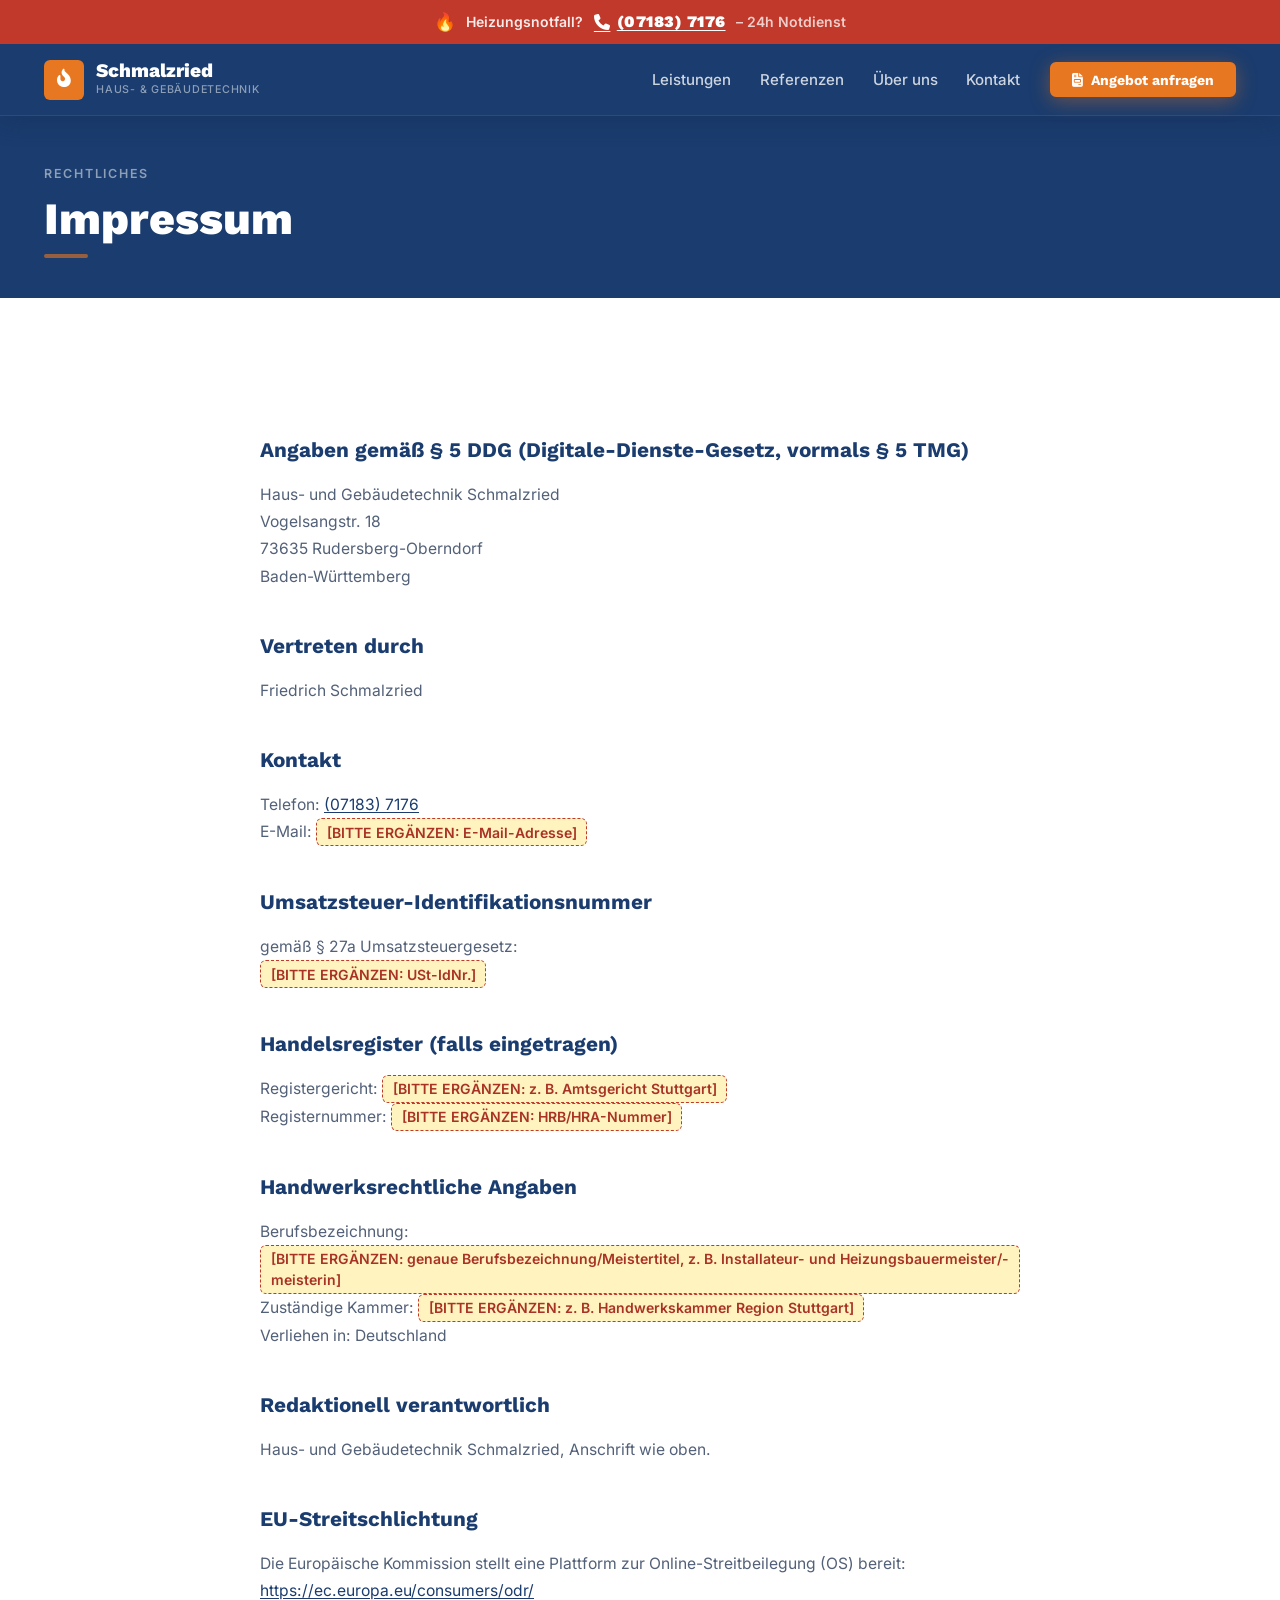
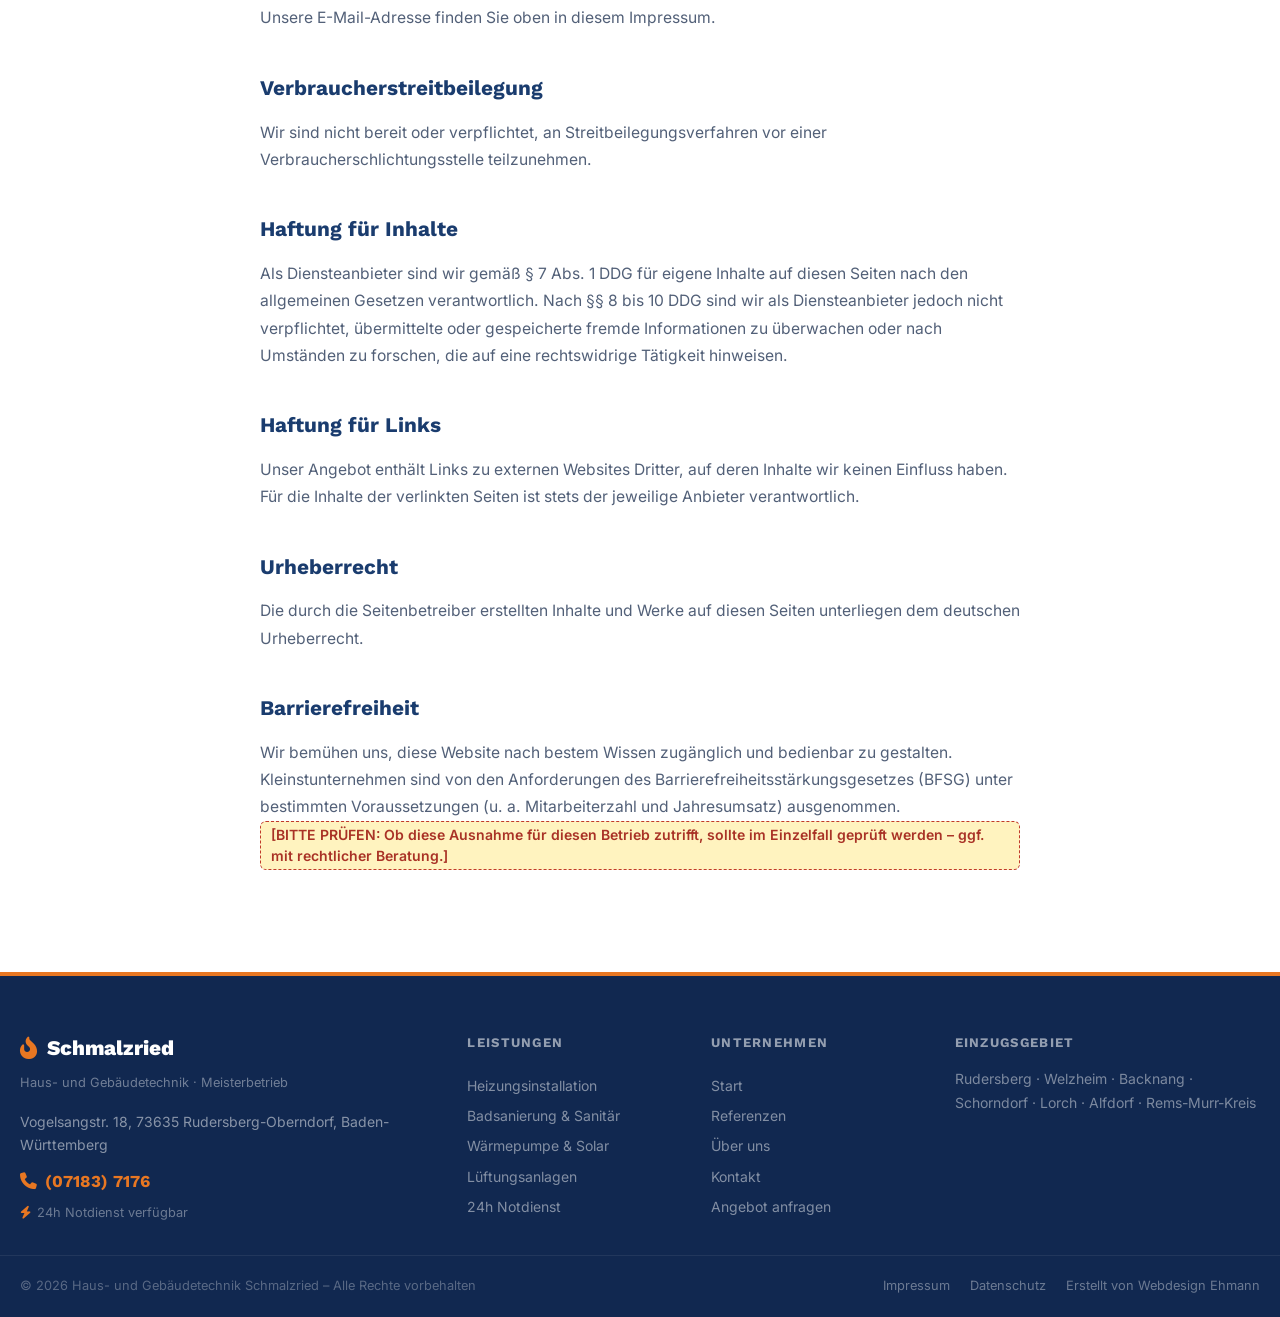
<file: impressum.html>
<!DOCTYPE html>
<html lang="de">
<head>
  <meta charset="UTF-8">
  <meta name="viewport" content="width=device-width, initial-scale=1.0">
  <meta name="description" content="Impressum der Haus- und Gebäudetechnik Schmalzried – Angaben gemäß § 5 DDG.">
  <title>Impressum – Schmalzried Haustechnik</title>

  <link rel="canonical" href="https://schmalzried-heizung.pages.dev/impressum.html">
  <link rel="icon" href="assets/images/favicon.svg" type="image/svg+xml">

  <!-- Fonts: selbst gehostet (kein Nachladen von Google-Servern, siehe css/fonts.css) -->
  <link rel="stylesheet" href="css/fonts.css">

  <!-- Icons -->
  <link rel="stylesheet" href="https://cdnjs.cloudflare.com/ajax/libs/font-awesome/6.5.0/css/all.min.css" crossorigin="anonymous" referrerpolicy="no-referrer">

  <link rel="stylesheet" href="css/style.css">
</head>
<body>
  <!-- Skip navigation for accessibility -->
  <a href="#main-content" class="skip-link">Zum Inhalt springen</a>

  <!-- =====================================================
       EMERGENCY BANNER
       ===================================================== -->
  <div id="emergency-banner" class="emergency-banner" role="alert" aria-label="Notfall-Kontakt">
    <div class="emergency-banner__inner">
      <span class="emergency-banner__fire" aria-hidden="true">🔥</span>
      <span class="emergency-banner__label">Heizungsnotfall?</span>
      <a href="tel:+49TELEFONNUMMER" class="emergency-banner__number">
        <i class="fa-solid fa-phone" aria-hidden="true"></i>
        [TELEFONNUMMER]
      </a>
      <span class="emergency-banner__suffix">– 24h Notdienst</span>
    </div>
  </div>

  <!-- =====================================================
       NAVIGATION
       ===================================================== -->
  <header id="main-nav" class="nav" role="banner">
    <div class="container nav__inner">

      <a href="index.html" class="nav__logo" aria-label="Schmalzried Haustechnik – Startseite">
        <div class="nav__logo-mark" aria-hidden="true">
          <i class="fa-solid fa-fire-flame-curved"></i>
        </div>
        <div class="nav__logo-text">
          <span class="nav__logo-name">Schmalzried</span>
          <span class="nav__logo-sub">Haus- &amp; Gebäudetechnik</span>
        </div>
      </a>

      <!-- Desktop navigation -->
      <div class="nav__desktop" aria-label="Hauptnavigation Desktop">
        <ul role="list">
          <li><a href="index.html#leistungen" class="nav__link">Leistungen</a></li>
          <li><a href="index.html#referenzen" class="nav__link">Referenzen</a></li>
          <li><a href="index.html#ueber-uns" class="nav__link">Über uns</a></li>
          <li><a href="index.html#kontakt"   class="nav__link">Kontakt</a></li>
        </ul>
        <a href="index.html#kontakt" class="btn btn--accent btn--sm">
          <i class="fa-solid fa-file-invoice" aria-hidden="true"></i>
          Angebot anfragen
        </a>
      </div>

      <!-- Mobile hamburger -->
      <button id="nav-toggle" class="nav__toggle"
              aria-label="Navigation öffnen" aria-expanded="false"
              aria-controls="nav-menu">
        <span class="nav__toggle-bar"></span>
        <span class="nav__toggle-bar"></span>
        <span class="nav__toggle-bar"></span>
      </button>

    </div>
  </header>

  <!-- Mobile nav lives outside <header> — iOS Safari backdrop-filter fix -->
  <nav id="nav-menu" class="nav__menu" aria-label="Hauptnavigation" aria-hidden="true">
    <ul role="list">
      <li><a href="index.html#startseite" class="nav__link">Start</a></li>
      <li><a href="index.html#leistungen" class="nav__link">Leistungen</a></li>
      <li><a href="index.html#referenzen" class="nav__link">Referenzen</a></li>
      <li><a href="index.html#ueber-uns" class="nav__link">Über uns</a></li>
      <li><a href="index.html#kontakt"   class="nav__link">Kontakt</a></li>
      <li>
        <a href="index.html#kontakt" class="btn btn--accent nav__cta">
          <i class="fa-solid fa-file-invoice" aria-hidden="true"></i>
          Angebot anfragen
        </a>
      </li>
    </ul>
    <a href="tel:+49TELEFONNUMMER" class="nav__emergency-call">
      <i class="fa-solid fa-phone" aria-hidden="true"></i>
      [TELEFONNUMMER] – 24h Notdienst
    </a>
  </nav>

  <!-- =====================================================
       MAIN CONTENT
       ===================================================== -->
  <main id="main-content">

    <section class="legal-hero" aria-label="Seitentitel">
      <div class="container">
        <div class="section__header">
          <p class="section__eyebrow section__eyebrow--light">Rechtliches</p>
          <h1 id="impressum-title" class="section__title section__title--light">Impressum</h1>
        </div>
      </div>
    </section>

    <section class="section section--white" aria-labelledby="impressum-title">
      <div class="container">
        <div class="legal-content">

          <h2>Angaben gemäß § 5 DDG (Digitale-Dienste-Gesetz, vormals § 5 TMG)</h2>
          <address>
            Haus- und Gebäudetechnik Schmalzried<br>
            <span id="impressum-strasse" class="legal-placeholder">[BITTE ERGÄNZEN: Straße und Hausnummer]</span><br>
            <span id="impressum-ort">Rudersberg-Oberndorf</span><br>
            <span id="impressum-bundesland">Baden-Württemberg</span>
          </address>

          <h2>Vertreten durch</h2>
          <p><span id="impressum-vertretung" class="legal-placeholder">[BITTE ERGÄNZEN: Name der vertretungsberechtigten Person]</span></p>

          <h2>Kontakt</h2>
          <p>
            Telefon: <a href="tel:+49TELEFONNUMMER">[TELEFONNUMMER]</a><br>
            E-Mail: <span id="impressum-email" class="legal-placeholder">[BITTE ERGÄNZEN: E-Mail-Adresse]</span>
          </p>

          <h2>Umsatzsteuer-Identifikationsnummer</h2>
          <p>
            gemäß § 27a Umsatzsteuergesetz:<br>
            <span id="impressum-ust" class="legal-placeholder">[BITTE ERGÄNZEN: USt-IdNr.]</span>
          </p>

          <h2>Handelsregister (falls eingetragen)</h2>
          <p>
            Registergericht: <span id="impressum-hr-gericht" class="legal-placeholder">[BITTE ERGÄNZEN: z.&nbsp;B. Amtsgericht Stuttgart]</span><br>
            Registernummer: <span id="impressum-hr-nummer" class="legal-placeholder">[BITTE ERGÄNZEN: HRB/HRA-Nummer]</span>
          </p>

          <h2>Handwerksrechtliche Angaben</h2>
          <p>
            Berufsbezeichnung: <span id="impressum-berufsbezeichnung" class="legal-placeholder">[BITTE ERGÄNZEN: genaue Berufsbezeichnung/Meistertitel, z.&nbsp;B. Installateur- und Heizungsbauermeister/-meisterin]</span><br>
            Zuständige Kammer: <span id="impressum-kammer" class="legal-placeholder">[BITTE ERGÄNZEN: z.&nbsp;B. Handwerkskammer Region Stuttgart]</span><br>
            Verliehen in: Deutschland
          </p>

          <h2>Redaktionell verantwortlich</h2>
          <p>Haus- und Gebäudetechnik Schmalzried, Anschrift wie oben.</p>

          <h2>EU-Streitschlichtung</h2>
          <p>
            Die Europäische Kommission stellt eine Plattform zur Online-Streitbeilegung (OS) bereit:
            <a href="https://ec.europa.eu/consumers/odr/" target="_blank" rel="noopener noreferrer">https://ec.europa.eu/consumers/odr/</a><br>
            Unsere E-Mail-Adresse finden Sie oben in diesem Impressum.
          </p>

          <h2>Verbraucherstreitbeilegung</h2>
          <p>Wir sind nicht bereit oder verpflichtet, an Streitbeilegungsverfahren vor einer Verbraucherschlichtungsstelle teilzunehmen.</p>

          <h2>Haftung für Inhalte</h2>
          <p>Als Diensteanbieter sind wir gemäß § 7 Abs. 1 DDG für eigene Inhalte auf diesen Seiten nach den allgemeinen Gesetzen verantwortlich. Nach §§ 8 bis 10 DDG sind wir als Diensteanbieter jedoch nicht verpflichtet, übermittelte oder gespeicherte fremde Informationen zu überwachen oder nach Umständen zu forschen, die auf eine rechtswidrige Tätigkeit hinweisen.</p>

          <h2>Haftung für Links</h2>
          <p>Unser Angebot enthält Links zu externen Websites Dritter, auf deren Inhalte wir keinen Einfluss haben. Für die Inhalte der verlinkten Seiten ist stets der jeweilige Anbieter verantwortlich.</p>

          <h2>Urheberrecht</h2>
          <p>Die durch die Seitenbetreiber erstellten Inhalte und Werke auf diesen Seiten unterliegen dem deutschen Urheberrecht.</p>

          <h2>Barrierefreiheit</h2>
          <p>
            Wir bemühen uns, diese Website nach bestem Wissen zugänglich und bedienbar zu gestalten. Kleinstunternehmen sind von den Anforderungen des Barrierefreiheitsstärkungsgesetzes (BFSG) unter bestimmten Voraussetzungen (u.&nbsp;a. Mitarbeiterzahl und Jahresumsatz) ausgenommen.
            <span class="legal-placeholder">[BITTE PRÜFEN: Ob diese Ausnahme für diesen Betrieb zutrifft, sollte im Einzelfall geprüft werden – ggf. mit rechtlicher Beratung.]</span>
          </p>

        </div>
      </div>
    </section>

  </main>

  <!-- =====================================================
       FOOTER
       ===================================================== -->
  <footer class="site-footer" role="contentinfo">
    <div class="container footer__inner">

      <div class="footer__brand">
        <div class="footer__logo">
          <i class="fa-solid fa-fire-flame-curved" aria-hidden="true"></i>
          <span>Schmalzried</span>
        </div>
        <p class="footer__tagline">Haus- und Gebäudetechnik &middot; Meisterbetrieb</p>
        <address class="footer__address">Rudersberg-Oberndorf, Baden-Württemberg</address>
        <a href="tel:+49TELEFONNUMMER" class="footer__phone">
          <i class="fa-solid fa-phone" aria-hidden="true"></i>
          [TELEFONNUMMER]
        </a>
        <p class="footer__notdienst">
          <i class="fa-solid fa-bolt" aria-hidden="true"></i>
          24h Notdienst verfügbar
        </p>
      </div>

      <nav class="footer__nav" aria-label="Leistungen Footer">
        <h4 class="footer__nav-title">Leistungen</h4>
        <a href="index.html#leistungen">Heizungsinstallation</a>
        <a href="index.html#leistungen">Badsanierung &amp; Sanitär</a>
        <a href="index.html#leistungen">Wärmepumpe &amp; Solar</a>
        <a href="index.html#leistungen">Lüftungsanlagen</a>
        <a href="index.html#leistungen">24h Notdienst</a>
      </nav>

      <nav class="footer__nav" aria-label="Unternehmen Footer">
        <h4 class="footer__nav-title">Unternehmen</h4>
        <a href="index.html#startseite">Start</a>
        <a href="index.html#referenzen">Referenzen</a>
        <a href="index.html#ueber-uns">Über uns</a>
        <a href="index.html#kontakt">Kontakt</a>
        <a href="index.html#kontakt">Angebot anfragen</a>
      </nav>

      <div class="footer__area">
        <h4 class="footer__nav-title">Einzugsgebiet</h4>
        <p>Rudersberg &middot; Welzheim &middot; Backnang &middot; Schorndorf &middot; Lorch &middot; Alfdorf &middot; Rems-Murr-Kreis</p>
      </div>

    </div>

    <div class="footer__bottom">
      <div class="container footer__bottom-inner">
        <p>&copy; <span id="footer-year"></span> Haus- und Gebäudetechnik Schmalzried &ndash; Alle Rechte vorbehalten</p>
        <div class="footer__legal-links">
          <a href="impressum.html">Impressum</a>
          <a href="datenschutz.html">Datenschutz</a>
          <a href="https://www.webdesign-ehmann.de" target="_blank" rel="noopener">Erstellt von Webdesign Ehmann</a>
        </div>
      </div>
    </div>
  </footer>

  <script src="js/cms-content.js"></script>
  <script src="js/main.js"></script>
</body>
</html>
</file>
<file: css/fonts.css>
/* =====================================================
   Selbst gehostete Schriftarten (Work Sans, Inter)
   -----------------------------------------------------
   Diese Dateien liegen lokal unter assets/fonts/ und
   werden NICHT mehr von Google-Servern nachgeladen.
   Grund: DSGVO – beim Live-Laden von Google Fonts wird die
   IP-Adresse der Besucher an Google-Server übertragen, ohne
   dass es dafür eine Einwilligung gibt (siehe u.a. LG München I,
   Urteil vom 20.01.2022, Az. 3 O 17493/20).
   Enthält nur den "latin"-Zeichensatz (ausreichend für
   deutschsprachige Inhalte inkl. ä/ö/ü/ß/€/„…“).

   Hinweis: Work Sans 700/800/900 sowie Inter 400/500/600
   verweisen bewusst jeweils auf dieselbe Datei pro Familie –
   das sind Variable-Font-Dateien, aus denen der Browser die
   passende Schriftstärke selbst interpoliert (identisch zu dem,
   was Google zuvor per <link> ausgeliefert hat).
   ===================================================== */

@font-face {
  font-family: 'Inter';
  font-style: normal;
  font-weight: 400;
  font-display: swap;
  src: url('../assets/fonts/inter-v20-latin-400-600.woff2') format('woff2');
  unicode-range: U+0000-00FF, U+0131, U+0152-0153, U+02BB-02BC, U+02C6, U+02DA, U+02DC, U+0304, U+0308, U+0329, U+2000-206F, U+20AC, U+2122, U+2191, U+2193, U+2212, U+2215, U+FEFF, U+FFFD;
}
@font-face {
  font-family: 'Inter';
  font-style: normal;
  font-weight: 500;
  font-display: swap;
  src: url('../assets/fonts/inter-v20-latin-400-600.woff2') format('woff2');
  unicode-range: U+0000-00FF, U+0131, U+0152-0153, U+02BB-02BC, U+02C6, U+02DA, U+02DC, U+0304, U+0308, U+0329, U+2000-206F, U+20AC, U+2122, U+2191, U+2193, U+2212, U+2215, U+FEFF, U+FFFD;
}
@font-face {
  font-family: 'Inter';
  font-style: normal;
  font-weight: 600;
  font-display: swap;
  src: url('../assets/fonts/inter-v20-latin-400-600.woff2') format('woff2');
  unicode-range: U+0000-00FF, U+0131, U+0152-0153, U+02BB-02BC, U+02C6, U+02DA, U+02DC, U+0304, U+0308, U+0329, U+2000-206F, U+20AC, U+2122, U+2191, U+2193, U+2212, U+2215, U+FEFF, U+FFFD;
}

@font-face {
  font-family: 'Work Sans';
  font-style: normal;
  font-weight: 700;
  font-display: swap;
  src: url('../assets/fonts/work-sans-v24-latin-700-900.woff2') format('woff2');
  unicode-range: U+0000-00FF, U+0131, U+0152-0153, U+02BB-02BC, U+02C6, U+02DA, U+02DC, U+0304, U+0308, U+0329, U+2000-206F, U+20AC, U+2122, U+2191, U+2193, U+2212, U+2215, U+FEFF, U+FFFD;
}
@font-face {
  font-family: 'Work Sans';
  font-style: normal;
  font-weight: 800;
  font-display: swap;
  src: url('../assets/fonts/work-sans-v24-latin-700-900.woff2') format('woff2');
  unicode-range: U+0000-00FF, U+0131, U+0152-0153, U+02BB-02BC, U+02C6, U+02DA, U+02DC, U+0304, U+0308, U+0329, U+2000-206F, U+20AC, U+2122, U+2191, U+2193, U+2212, U+2215, U+FEFF, U+FFFD;
}
@font-face {
  font-family: 'Work Sans';
  font-style: normal;
  font-weight: 900;
  font-display: swap;
  src: url('../assets/fonts/work-sans-v24-latin-700-900.woff2') format('woff2');
  unicode-range: U+0000-00FF, U+0131, U+0152-0153, U+02BB-02BC, U+02C6, U+02DA, U+02DC, U+0304, U+0308, U+0329, U+2000-206F, U+20AC, U+2122, U+2191, U+2193, U+2212, U+2215, U+FEFF, U+FFFD;
}
</file>
<file: css/style.css>
/* =====================================================
   Schmalzried Haustechnik – Stylesheet
   ===================================================== */

/* ── Reset & Base ─────────────────────────────────── */
*, *::before, *::after { box-sizing: border-box; margin: 0; padding: 0; }
html { font-size: 16px; scroll-behavior: smooth; -webkit-text-size-adjust: 100%; }
body {
  font-family: var(--font-body);
  color: var(--color-text);
  background: var(--color-white);
  line-height: 1.6;
  overflow-x: hidden;
  padding-top: calc(var(--emergency-h) + var(--nav-h));
}
a { color: inherit; text-decoration: none; }
img { max-width: 100%; height: auto; display: block; }
button { font-family: inherit; cursor: pointer; }
ul, ol { list-style: none; }
address { font-style: normal; }

/* ── Design Tokens ─────────────────────────────────── */
:root {
  /* Brand */
  --color-primary:        #1A3C6E;
  --color-primary-dark:   #112850;
  --color-primary-mid:    #2A5493;
  --color-accent:         #E87722;
  --color-accent-dark:    #C45F0F;
  --color-accent-light:   #FEF0E3;
  --color-emergency:      #C0392B;
  --color-emergency-dark: #A93226;

  /* Neutrals */
  --color-white:          #FFFFFF;
  --color-off-white:      #F7F8FA;
  --color-light-gray:     #EEF0F4;
  --color-border:         #D3D9E4;
  --color-text:           #12213A;
  --color-text-light:     #526078;

  /* Typography */
  --font-display: 'Work Sans', system-ui, sans-serif;
  --font-body:    'Inter', system-ui, sans-serif;

  /* Layout */
  --emergency-h:  44px;
  --nav-h:        72px;
  --section-py:   5.5rem;
  --container:    1240px;

  /* Effects */
  --radius-sm:   6px;
  --radius-md:   12px;
  --radius-lg:   20px;
  --radius-xl:   28px;
  --radius-full: 999px;
  --shadow-sm:   0 2px 8px rgba(26,60,110,0.08);
  --shadow-md:   0 8px 32px rgba(26,60,110,0.13);
  --shadow-lg:   0 16px 48px rgba(26,60,110,0.20);
  --shadow-orange: 0 4px 20px rgba(232,119,34,0.4);
  --transition:  0.25s ease;
}

/* ── Accessibility ─────────────────────────────────── */
.skip-link {
  position: absolute; top: -100%; left: 1rem; z-index: 9999;
  padding: 0.5rem 1.25rem;
  background: var(--color-primary); color: #fff;
  border-radius: var(--radius-sm); font-weight: 600;
  transition: top 0.2s;
}
.skip-link:focus { top: 0.5rem; }

@media (prefers-reduced-motion: reduce) {
  *, *::before, *::after {
    animation-duration: 0.01ms !important;
    transition-duration: 0.01ms !important;
  }
  .reveal { opacity: 1 !important; transform: none !important; }
  .hero__orb { animation: none !important; }
  .hero__scroll-cue { animation: none !important; }
  .emergency-banner__fire { animation: none !important; }
}

/* ── Container ─────────────────────────────────────── */
.container {
  width: 100%;
  max-width: var(--container);
  margin: 0 auto;
  padding: 0 1.5rem;
}

/* ── Buttons ───────────────────────────────────────── */
.btn {
  display: inline-flex; align-items: center; gap: 0.5rem;
  padding: 0.8rem 1.75rem;
  border-radius: var(--radius-sm);
  font-family: var(--font-display);
  font-weight: 700; font-size: 0.9375rem; line-height: 1;
  border: 2px solid transparent;
  transition: all var(--transition);
  white-space: nowrap; cursor: pointer;
}
.btn--lg { padding: 1rem 2.25rem; font-size: 1rem; }
.btn--sm { padding: 0.55rem 1.25rem; font-size: 0.875rem; }

.btn--accent {
  background: var(--color-accent); color: #fff;
  border-color: var(--color-accent);
  box-shadow: var(--shadow-orange);
}
.btn--accent:hover {
  background: var(--color-accent-dark); border-color: var(--color-accent-dark);
  transform: translateY(-2px);
  box-shadow: 0 8px 30px rgba(232,119,34,0.5);
}
.btn--accent:active { transform: translateY(0); }

.btn--primary {
  background: var(--color-primary); color: #fff;
  border-color: var(--color-primary); box-shadow: var(--shadow-md);
}
.btn--primary:hover {
  background: var(--color-primary-dark); border-color: var(--color-primary-dark);
  transform: translateY(-2px);
}

.btn--outline-white {
  background: transparent; color: #fff;
  border-color: rgba(255,255,255,0.45);
}
.btn--outline-white:hover {
  background: rgba(255,255,255,0.12);
  border-color: rgba(255,255,255,0.9);
}

/* ── Emergency Banner ──────────────────────────────── */
.emergency-banner {
  position: fixed; top: 0; left: 0; right: 0;
  z-index: 2000; height: var(--emergency-h);
  background: var(--color-emergency);
  display: flex; align-items: center; justify-content: center;
}
.emergency-banner__inner {
  display: flex; align-items: center; gap: 0.65rem;
  font-size: 0.875rem; font-weight: 600; color: #fff;
  white-space: nowrap;
}
.emergency-banner__fire {
  font-size: 1.1rem;
  animation: firePulse 2s ease-in-out infinite;
}
@keyframes firePulse {
  0%, 100% { transform: scale(1); }
  50% { transform: scale(1.25) rotate(5deg); }
}
.emergency-banner__label { opacity: 0.9; }
.emergency-banner__number {
  font-family: var(--font-display);
  font-size: 1rem; font-weight: 900;
  color: #fff; letter-spacing: 0.03em;
  text-decoration: underline; text-underline-offset: 3px;
  display: inline-flex; align-items: center; gap: 0.4rem;
  transition: opacity var(--transition);
}
.emergency-banner__number:hover { opacity: 0.82; }
.emergency-banner__suffix { opacity: 0.75; }

/* ── Navigation ────────────────────────────────────── */
.nav {
  position: fixed;
  top: var(--emergency-h); left: 0; right: 0;
  z-index: 1000; height: var(--nav-h);
  background: var(--color-primary);
  border-bottom: 1px solid rgba(255,255,255,0.08);
  box-shadow: 0 4px 24px rgba(17,40,80,0.35);
}
.nav__inner {
  display: flex; align-items: center;
  justify-content: space-between; height: 100%;
}
.nav__logo {
  display: flex; align-items: center; gap: 0.75rem;
  text-decoration: none; flex-shrink: 0;
}
.nav__logo-mark {
  width: 40px; height: 40px;
  background: var(--color-accent); border-radius: var(--radius-sm);
  display: flex; align-items: center; justify-content: center;
  color: #fff; font-size: 1.15rem;
  flex-shrink: 0;
  transition: background var(--transition);
}
.nav__logo:hover .nav__logo-mark { background: var(--color-accent-dark); }
.nav__logo-name {
  font-family: var(--font-display); font-weight: 800; font-size: 1.2rem;
  color: #fff; display: block; line-height: 1.1;
}
.nav__logo-sub {
  font-size: 0.67rem; font-weight: 500; color: rgba(255,255,255,0.5);
  letter-spacing: 0.07em; text-transform: uppercase; display: block;
}
.nav__desktop {
  display: flex; align-items: center; gap: 0.25rem;
}
.nav__desktop > ul { display: flex; align-items: center; gap: 0.1rem; }
.nav__link {
  display: block; padding: 0.5rem 0.85rem;
  border-radius: var(--radius-sm);
  font-weight: 500; font-size: 0.9375rem;
  color: rgba(255,255,255,0.78);
  transition: color var(--transition), background var(--transition);
}
.nav__link:hover, .nav__link--active {
  color: #fff; background: rgba(255,255,255,0.1);
}
.nav__desktop .btn--accent { margin-left: 0.75rem; }

.nav__toggle {
  display: none; flex-direction: column; justify-content: center;
  gap: 5px; background: transparent; border: none;
  padding: 10px; min-width: 44px; min-height: 44px;
  border-radius: var(--radius-sm);
}
.nav__toggle-bar {
  display: block; width: 22px; height: 2px; background: #fff;
  border-radius: 2px;
  transition: transform var(--transition), opacity var(--transition);
}

/* Mobile nav — outside header for iOS Safari */
.nav__menu { display: none; }

@media (max-width: 1024px) {
  .nav__desktop { display: none; }
  .nav__toggle  { display: flex; }

  .nav__menu {
    display: block;
    position: fixed;
    top: calc(var(--emergency-h) + var(--nav-h));
    left: 0; right: 0; bottom: 0;
    z-index: 999;
    background: rgba(14,34,67,0.97);
    backdrop-filter: blur(20px); -webkit-backdrop-filter: blur(20px);
    transform: translateX(100%);
    transition: transform 0.3s cubic-bezier(0.4,0,0.2,1);
    overflow-y: auto;
    padding: 2.5rem 1.5rem 2rem;
  }
  .nav__menu--open { transform: translateX(0); }
  .nav__menu ul { flex-direction: column; gap: 0.3rem; }
  .nav__link {
    font-size: 1.25rem; padding: 0.875rem 1rem; width: 100%;
    color: rgba(255,255,255,0.82); border-radius: var(--radius-md);
  }
  .nav__cta { margin-top: 1rem; display: block; text-align: center; font-size: 1rem; }
  .nav__emergency-call {
    display: flex; align-items: center; justify-content: center; gap: 0.5rem;
    margin-top: 2rem; padding: 1rem;
    background: rgba(192,57,43,0.15);
    border: 1.5px solid rgba(192,57,43,0.4);
    border-radius: var(--radius-md);
    color: #ff8a7a; font-weight: 700; font-size: 1rem;
  }
  .nav__emergency-call:hover { background: rgba(192,57,43,0.25); }
}

/* ── Section Commons ───────────────────────────────── */
.section { padding: var(--section-py) 0; }
.section--white { background: var(--color-white); }
.section--light { background: var(--color-off-white); }
.section--blue  { background: var(--color-primary); }

.section__header {
  text-align: center;
  max-width: 640px; margin: 0 auto 3.5rem;
}
.section__eyebrow {
  display: block;
  font-size: 0.78rem; font-weight: 700; letter-spacing: 0.14em;
  text-transform: uppercase; color: var(--color-accent);
  margin-bottom: 0.65rem;
}
.section__eyebrow--light { color: rgba(255,255,255,0.5); }

.section__title {
  font-family: var(--font-display);
  font-size: clamp(1.85rem, 3.5vw, 2.8rem);
  font-weight: 800; color: var(--color-primary);
  line-height: 1.1; margin-bottom: 1rem;
}
.section__title::after {
  content: ''; display: block;
  width: 44px; height: 4px;
  background: var(--color-accent); border-radius: 2px;
  margin: 0.65rem auto 0;
}
.section__title--light { color: #fff; }
.section__title--light::after { background: rgba(232,119,34,0.6); }

.section__sub { font-size: 1.05rem; color: var(--color-text-light); line-height: 1.68; }

/* ── Scroll Reveal ─────────────────────────────────── */
.reveal {
  opacity: 0;
  transform: translateY(30px);
  transition: opacity 0.65s ease, transform 0.65s ease;
  transition-delay: var(--delay, 0ms);
}
.reveal--left  { transform: translateX(-36px) translateY(0); }
.reveal--right { transform: translateX(36px) translateY(0); }
.reveal--scale { transform: scale(0.92) translateY(0); }
.reveal--visible {
  opacity: 1 !important;
  transform: translateY(0) translateX(0) scale(1) !important;
}

/* ── Hero ──────────────────────────────────────────── */
.hero {
  min-height: calc(100vh - var(--emergency-h) - var(--nav-h));
  display: flex; flex-direction: column; justify-content: center;
  position: relative; overflow: hidden;
  padding: 4rem 0 6rem;
}
.hero__bg {
  position: absolute; inset: 0; z-index: 0;
  background: linear-gradient(135deg, var(--color-primary-dark) 0%, #1A3C6E 55%, #1E4A8A 100%);
}
.hero__grid {
  position: absolute; inset: 0;
  background-image:
    linear-gradient(rgba(255,255,255,0.035) 1px, transparent 1px),
    linear-gradient(90deg, rgba(255,255,255,0.035) 1px, transparent 1px);
  background-size: 64px 64px;
}
.hero__orb {
  position: absolute; border-radius: 50%;
  filter: blur(110px); pointer-events: none;
}
.hero__orb--1 {
  width: 550px; height: 550px;
  background: rgba(232,119,34,0.16);
  top: -180px; right: -100px;
  animation: orbFloat 11s ease-in-out infinite;
}
.hero__orb--2 {
  width: 400px; height: 400px;
  background: rgba(42,84,147,0.3);
  bottom: -100px; left: -60px;
  animation: orbFloat 15s ease-in-out infinite reverse;
}
.hero__orb--3 {
  width: 260px; height: 260px;
  background: rgba(232,119,34,0.1);
  bottom: 20%; right: 20%;
  animation: orbFloat 9s ease-in-out 3s infinite;
}
@keyframes orbFloat {
  0%, 100% { transform: translate(0, 0) scale(1); }
  33%       { transform: translate(28px, -28px) scale(1.06); }
  66%       { transform: translate(-18px, 18px) scale(0.96); }
}

.hero__inner {
  position: relative; z-index: 1;
  color: #fff; max-width: 720px;
}
.hero__eyebrow {
  font-size: 0.8rem; font-weight: 600; letter-spacing: 0.1em;
  text-transform: uppercase; color: rgba(255,255,255,0.52);
  margin-bottom: 1.3rem;
  display: flex; align-items: center; gap: 0.5rem;
}
.hero__headline {
  font-family: var(--font-display);
  font-size: clamp(2.6rem, 5.5vw, 5rem);
  font-weight: 900; line-height: 1.06;
  letter-spacing: -0.025em;
  margin-bottom: 1.35rem;
}
.hero__headline-em {
  color: var(--color-accent); font-style: normal;
  display: inline-block;
}
.hero__sub {
  font-size: 1.1rem; line-height: 1.72;
  color: rgba(255,255,255,0.7);
  max-width: 550px; margin-bottom: 2.25rem;
}
.hero__actions {
  display: flex; align-items: center;
  gap: 1rem; flex-wrap: wrap;
  margin-bottom: 3rem;
}
.hero__trust {
  display: flex; flex-wrap: wrap; gap: 0.7rem;
}
.trust-badge {
  display: inline-flex; align-items: center; gap: 0.5rem;
  background: rgba(255,255,255,0.065);
  border: 1px solid rgba(255,255,255,0.14);
  border-radius: var(--radius-full);
  padding: 0.45rem 1rem;
  font-size: 0.79rem; font-weight: 600;
  color: rgba(255,255,255,0.82);
  backdrop-filter: blur(4px);
  transition: background var(--transition), border-color var(--transition);
}
.trust-badge:hover {
  background: rgba(255,255,255,0.12);
  border-color: rgba(255,255,255,0.28);
}
.trust-badge i { color: var(--color-accent); }

.hero__scroll-cue {
  position: absolute; bottom: 2rem; left: 50%;
  transform: translateX(-50%);
  color: rgba(255,255,255,0.3); font-size: 1.1rem;
  z-index: 1;
  animation: scrollBounce 2.5s ease-in-out 1.2s infinite;
}
@keyframes scrollBounce {
  0%, 100% { transform: translateX(-50%) translateY(0); }
  50%       { transform: translateX(-50%) translateY(9px); }
}

/* ── Stats Bar ─────────────────────────────────────── */
.stats-bar {
  background: var(--color-primary-dark);
  border-top: 3px solid var(--color-accent);
}
.stats-bar__inner {
  display: flex; align-items: center; justify-content: space-around;
  flex-wrap: wrap; gap: 0; padding: 0;
}
.stat-item {
  flex: 1; min-width: 140px;
  text-align: center; padding: 2rem 1rem;
}
.stat-item__num {
  display: block;
  font-family: var(--font-display); font-weight: 900; font-size: 2.4rem;
  color: var(--color-accent); line-height: 1;
  margin-bottom: 0.35rem;
}
.stat-item__label {
  font-size: 0.82rem; font-weight: 500;
  color: rgba(255,255,255,0.5); letter-spacing: 0.04em;
}
.stat-divider {
  width: 1px; height: 50px;
  background: rgba(255,255,255,0.1);
  flex-shrink: 0;
}

/* ── Leistungen ────────────────────────────────────── */
.services-grid {
  display: grid;
  grid-template-columns: repeat(auto-fit, minmax(210px, 1fr));
  gap: 1.5rem; margin-bottom: 2.5rem;
}
.service-card {
  background: var(--color-off-white);
  border: 1.5px solid var(--color-border);
  border-radius: var(--radius-lg);
  padding: 2rem 1.75rem;
  display: flex; flex-direction: column; gap: 0.7rem;
  transition: box-shadow var(--transition), transform var(--transition), border-color var(--transition);
}
.service-card:hover {
  box-shadow: var(--shadow-md);
  transform: translateY(-6px);
  border-color: var(--color-primary-mid);
}
.service-card--emergency {
  border-color: rgba(232,119,34,0.35);
  background: var(--color-accent-light);
}
.service-card--emergency:hover {
  border-color: var(--color-accent);
  box-shadow: var(--shadow-orange);
}
.service-card__icon {
  width: 58px; height: 58px; border-radius: var(--radius-md);
  background: var(--color-primary);
  display: flex; align-items: center; justify-content: center;
  color: #fff; font-size: 1.4rem;
  box-shadow: var(--shadow-sm);
  flex-shrink: 0;
  transition: transform var(--transition), box-shadow var(--transition);
}
.service-card:hover .service-card__icon {
  transform: scale(1.1) rotate(-3deg);
  box-shadow: var(--shadow-md);
}
.service-card--emergency .service-card__icon { background: var(--color-accent); }
.service-card__title {
  font-family: var(--font-display); font-weight: 700; font-size: 1.05rem;
  color: var(--color-primary); line-height: 1.25;
}
.service-card--emergency .service-card__title { color: var(--color-accent-dark); }
.service-card__desc {
  font-size: 0.875rem; color: var(--color-text-light);
  line-height: 1.68; flex: 1;
}
.service-card__link {
  display: inline-flex; align-items: center; gap: 0.4rem;
  font-size: 0.875rem; font-weight: 600;
  color: var(--color-primary);
  transition: gap var(--transition), color var(--transition);
  margin-top: 0.25rem;
}
.service-card__link:hover { gap: 0.65rem; color: var(--color-accent); }
.service-card__link--emergency { color: var(--color-accent-dark); }
.service-card__link--emergency:hover { color: var(--color-emergency); }

.services-cta { }
.services-cta__inner {
  background: var(--color-primary);
  border-radius: var(--radius-xl);
  padding: 2.75rem 2.5rem;
  display: flex; align-items: center;
  justify-content: space-between; gap: 2rem;
  flex-wrap: wrap;
}
.services-cta__text {
  font-size: 1.1rem; font-weight: 500;
  color: rgba(255,255,255,0.82);
  max-width: 480px;
}

/* ── Referenzen Gallery ────────────────────────────── */
.gallery-grid {
  display: grid;
  grid-template-columns: repeat(2, 1fr);
  gap: 1.5rem; margin-bottom: 2rem;
}
.gallery-card {
  border-radius: var(--radius-lg); overflow: hidden;
  box-shadow: var(--shadow-sm);
  background: var(--color-white);
  border: 1.5px solid var(--color-border);
  transition: box-shadow var(--transition), transform var(--transition);
}
.gallery-card:hover { box-shadow: var(--shadow-md); transform: translateY(-5px); }

.gallery-card__img {
  height: 220px; position: relative;
  display: flex; align-items: flex-end;
}
.gallery-card__img--1 { background: linear-gradient(135deg, #0F2447 0%, #1A3C6E 100%); }
.gallery-card__img--2 { background: linear-gradient(135deg, #1A3C6E 0%, #C45F0F 100%); }
.gallery-card__img--3 { background: linear-gradient(135deg, #112850 0%, #2A5493 100%); }
.gallery-card__img--4 { background: linear-gradient(135deg, #1E3A6E 0%, #E87722 120%); }

.gallery-card__overlay {
  position: absolute; bottom: 0; left: 0; right: 0;
  padding: 1rem 1.25rem;
  background: linear-gradient(to top, rgba(0,0,0,0.55) 0%, transparent 100%);
}
.gallery-card__tag {
  display: inline-block;
  background: var(--color-accent); color: #fff;
  font-size: 0.74rem; font-weight: 700; letter-spacing: 0.06em;
  text-transform: uppercase;
  padding: 0.3rem 0.8rem; border-radius: var(--radius-full);
}

.gallery-card__caption { padding: 1.35rem 1.5rem; }
.gallery-card__title {
  font-family: var(--font-display); font-weight: 700; font-size: 1rem;
  color: var(--color-primary); margin-bottom: 0.3rem;
}
.gallery-card__meta {
  font-size: 0.8rem; color: var(--color-text-light);
  display: flex; align-items: center; gap: 0.4rem;
  margin-bottom: 0.6rem;
}
.gallery-card__meta i { color: var(--color-accent); }
.gallery-card__desc { font-size: 0.84rem; color: var(--color-text-light); line-height: 1.62; }

.referenzen-note {
  text-align: center;
  display: flex; align-items: center; justify-content: center; gap: 0.5rem;
  font-size: 0.875rem; color: var(--color-text-light);
  padding: 1.25rem;
  background: var(--color-light-gray);
  border-radius: var(--radius-md);
  border: 1px solid var(--color-border);
}
.referenzen-note i { color: var(--color-accent); }

/* ── Über uns ──────────────────────────────────────── */
.about-grid {
  display: grid; grid-template-columns: 3fr 2fr;
  gap: 5rem; align-items: center;
}
.about-title::after { margin-left: 0; }
.about-desc {
  color: rgba(255,255,255,0.75); font-size: 0.975rem;
  line-height: 1.8; margin-bottom: 1rem;
}
.about-features {
  margin: 1.5rem 0; display: flex; flex-direction: column; gap: 0.65rem;
}
.about-feature {
  display: flex; align-items: flex-start; gap: 0.75rem;
  font-size: 0.9rem; color: rgba(255,255,255,0.78);
}
.about-feature i { color: var(--color-accent); margin-top: 0.12em; flex-shrink: 0; }
.about-badge {
  display: inline-flex; align-items: center; gap: 0.65rem;
  background: rgba(255,255,255,0.07);
  border: 1.5px solid rgba(255,255,255,0.17);
  border-radius: var(--radius-md); padding: 0.75rem 1.25rem;
  color: rgba(255,255,255,0.88); font-weight: 700; font-size: 0.9rem;
  margin-bottom: 2rem;
}
.about-badge i { color: var(--color-accent); font-size: 1.2rem; }

.about-photo {
  position: relative; margin-bottom: 1.5rem;
}
.about-photo__placeholder {
  height: 360px; border-radius: var(--radius-xl); overflow: hidden;
  background: rgba(255,255,255,0.06);
  border: 1.5px solid rgba(255,255,255,0.12);
  display: flex; flex-direction: column;
  align-items: center; justify-content: center; gap: 1rem;
}
.about-photo__icon { font-size: 4rem; color: rgba(255,255,255,0.14); }
.about-photo__label { font-size: 0.875rem; color: rgba(255,255,255,0.28); }
.about-photo__badge {
  position: absolute; bottom: -0.85rem; right: 1.5rem;
  background: var(--color-accent); color: #fff;
  padding: 0.65rem 1.35rem; border-radius: var(--radius-md);
  font-family: var(--font-display); font-weight: 700; font-size: 0.875rem;
  box-shadow: var(--shadow-orange);
  display: flex; align-items: center; gap: 0.5rem;
}

.about-stats {
  display: flex; gap: 1rem;
}
.about-stat {
  flex: 1; text-align: center;
  background: rgba(255,255,255,0.06);
  border: 1px solid rgba(255,255,255,0.1);
  border-radius: var(--radius-md); padding: 1.35rem 0.75rem;
}
.about-stat__num {
  display: block;
  font-family: var(--font-display); font-weight: 900; font-size: 2.1rem;
  color: var(--color-accent); line-height: 1;
}
.about-stat__label {
  display: block; font-size: 0.76rem; color: rgba(255,255,255,0.5);
  margin-top: 0.4rem;
}

/* ── Kontakt ───────────────────────────────────────── */
.kontakt-grid {
  display: grid; grid-template-columns: 1fr 1fr;
  gap: 3rem; align-items: start;
}
.kontakt-form-wrap {
  background: var(--color-off-white);
  border: 1.5px solid var(--color-border);
  border-radius: var(--radius-xl); padding: 2.5rem;
}
.kontakt-form-title {
  font-family: var(--font-display); font-weight: 800; font-size: 1.2rem;
  color: var(--color-primary); margin-bottom: 1.5rem;
  padding-bottom: 1rem;
  border-bottom: 2px solid var(--color-border);
}

.contact-form .cf-row { display: grid; gap: 1rem; }
.contact-form .cf-row--2 { grid-template-columns: 1fr 1fr; }
.cf-group { display: flex; flex-direction: column; gap: 0.38rem; margin-bottom: 1.1rem; }
.cf-group label {
  font-size: 0.84rem; font-weight: 600; color: var(--color-text);
}
.cf-required { color: var(--color-emergency); margin-left: 2px; }
.cf-group input,
.cf-group select,
.cf-group textarea {
  padding: 0.78rem 1rem;
  border: 1.5px solid var(--color-border);
  border-radius: var(--radius-md);
  background: var(--color-white); color: var(--color-text);
  font-family: var(--font-body); font-size: 0.9375rem;
  transition: border-color var(--transition), box-shadow var(--transition);
  outline: none; width: 100%;
}
.cf-group input:focus,
.cf-group select:focus,
.cf-group textarea:focus {
  border-color: var(--color-primary);
  /* Deutlich sichtbarer Fokusring (Barrierefreiheit / BFSG) statt des
     zuvor entfernten Browser-Outlines – 3px, hoher Kontrast. */
  box-shadow: 0 0 0 3px rgba(26,60,110,0.45);
}
.cf-group.has-error input,
.cf-group.has-error select {
  border-color: var(--color-emergency);
  box-shadow: 0 0 0 3px rgba(192,57,43,0.1);
}
.cf-error-msg {
  font-size: 0.78rem; color: var(--color-emergency); display: none;
}
.cf-group.has-error .cf-error-msg { display: block; }
.cf-group textarea { resize: vertical; min-height: 120px; }
.cf-submit { width: 100%; justify-content: center; margin-top: 0.5rem; }
.cf-hint {
  font-size: 0.76rem; color: var(--color-text-light);
  margin-top: 0.75rem; text-align: center;
}
.cf-error-general {
  font-size: 0.85rem; color: #b3261e;
  background: rgba(179,38,30,0.08); border: 1px solid rgba(179,38,30,0.3);
  border-radius: 6px; padding: 0.6rem 0.9rem;
  margin-top: 0.75rem; text-align: center;
}
.cf-success {
  text-align: center; padding: 3rem 2rem;
  display: flex; flex-direction: column; align-items: center; gap: 0.75rem;
}
.cf-success__icon { font-size: 3.5rem; color: #27AE60; }
.cf-success__title { font-family: var(--font-display); font-size: 1.25rem; font-weight: 800; color: var(--color-text); }
.cf-success__text { color: var(--color-text-light); font-size: 0.95rem; max-width: 300px; }

.contact-details { margin-bottom: 1.75rem; }
.contact-details__title {
  font-family: var(--font-display); font-weight: 700; font-size: 1.05rem;
  color: var(--color-primary); margin-bottom: 0.65rem;
}
.contact-details__address { font-size: 0.9rem; color: var(--color-text-light); line-height: 1.65; margin-bottom: 1rem; }
.contact-phone {
  display: flex; align-items: center; gap: 0.6rem;
  font-family: var(--font-display); font-size: 1.75rem; font-weight: 900;
  color: var(--color-primary); margin-bottom: 1.25rem;
  transition: color var(--transition);
}
.contact-phone:hover { color: var(--color-accent); }

.contact-email {
  display: flex; align-items: center; gap: 0.5rem;
  font-size: 0.95rem; font-weight: 600;
  color: var(--color-text-light); margin-bottom: 1.25rem;
  transition: color var(--transition);
}
.contact-email:hover { color: var(--color-primary); }
.contact-email i { color: var(--color-primary); }

.contact-hours { display: flex; flex-direction: column; gap: 0.75rem; margin-bottom: 1.25rem; }
.contact-hours__row {
  display: flex; align-items: center; gap: 0.75rem;
  font-size: 0.875rem; color: var(--color-text-light);
}
.contact-hours__row i { color: var(--color-primary); width: 16px; flex-shrink: 0; }
.contact-hours__row div { display: flex; flex-direction: column; gap: 0.1rem; }
.contact-hours__row strong { font-size: 0.82rem; font-weight: 600; color: var(--color-text); }
.contact-hours__row--emergency i { color: var(--color-accent); }
.contact-hours__row--emergency strong { color: var(--color-accent-dark); }

.contact-area { margin-bottom: 1.5rem; }
.contact-area__label {
  display: flex; align-items: center; gap: 0.5rem;
  font-size: 0.82rem; font-weight: 600; color: var(--color-primary);
  margin-bottom: 0.35rem;
}
.contact-area__label i { color: var(--color-accent); }
.contact-area__list { font-size: 0.875rem; color: var(--color-text-light); line-height: 1.7; }

.contact-map { overflow: hidden; border-radius: var(--radius-lg); box-shadow: var(--shadow-md); }
.contact-map iframe { border: none; display: block; }
.contact-map__link {
  display: flex; align-items: center; gap: 0.5rem;
  font-size: 0.85rem; font-weight: 600; color: var(--color-primary);
  padding: 0.65rem 0.85rem; background: var(--color-off-white);
  text-decoration: none;
}
.contact-map__link i { color: var(--color-accent); }
.contact-map__link:hover { color: var(--color-accent); }

/* ── Footer ────────────────────────────────────────── */
.site-footer {
  background: var(--color-primary-dark);
  border-top: 4px solid var(--color-accent);
}
.footer__inner {
  display: grid;
  grid-template-columns: 2fr 1fr 1fr 1.5fr;
  gap: 2.5rem;
  padding: 3.5rem 0 2rem;
}
.footer__brand { }
.footer__logo {
  display: flex; align-items: center; gap: 0.6rem;
  margin-bottom: 0.5rem;
}
.footer__logo i { color: var(--color-accent); font-size: 1.4rem; }
.footer__logo span {
  font-family: var(--font-display); font-weight: 800;
  font-size: 1.3rem; color: #fff;
}
.footer__tagline { font-size: 0.8rem; color: rgba(255,255,255,0.4); margin-bottom: 1rem; }
.footer__address { font-size: 0.875rem; color: rgba(255,255,255,0.5); line-height: 1.65; margin-bottom: 0.75rem; }
.footer__phone {
  display: flex; align-items: center; gap: 0.5rem;
  font-family: var(--font-display); font-weight: 700; font-size: 1.05rem;
  color: var(--color-accent); margin-bottom: 0.5rem;
  transition: color var(--transition);
}
.footer__phone:hover { color: #fff; }
.footer__notdienst {
  font-size: 0.8rem; color: rgba(255,255,255,0.38);
  display: flex; align-items: center; gap: 0.4rem;
}
.footer__notdienst i { color: var(--color-accent); }
.footer__nav-title {
  font-family: var(--font-display); font-weight: 700; font-size: 0.82rem;
  color: rgba(255,255,255,0.55); letter-spacing: 0.1em;
  text-transform: uppercase; margin-bottom: 0.85rem;
}
.footer__nav { display: flex; flex-direction: column; gap: 0.5rem; }
.footer__nav a { font-size: 0.875rem; color: rgba(255,255,255,0.48); transition: color var(--transition); }
.footer__nav a:hover { color: var(--color-accent); }
.footer__area { }
.footer__area p { font-size: 0.875rem; color: rgba(255,255,255,0.45); line-height: 1.75; }
.footer__bottom { border-top: 1px solid rgba(255,255,255,0.07); }
.footer__bottom-inner {
  display: flex; justify-content: space-between; align-items: center;
  flex-wrap: wrap; gap: 0.75rem;
  padding: 1.25rem 0;
  font-size: 0.8rem; color: rgba(255,255,255,0.3);
}
.footer__legal-links { display: flex; gap: 1.25rem; }
.footer__legal-links a { color: rgba(255,255,255,0.38); transition: color var(--transition); }
.footer__legal-links a:hover { color: rgba(255,255,255,0.75); }

/* ── Responsive ────────────────────────────────────── */
@media (max-width: 1200px) {
  .footer__inner { grid-template-columns: 1fr 1fr; gap: 2rem; }
  .footer__brand { grid-column: 1 / -1; }
}

@media (max-width: 1024px) {
  .services-grid { grid-template-columns: repeat(2, 1fr); }
  .kontakt-grid  { grid-template-columns: 1fr; }
  .services-cta__inner { flex-direction: column; align-items: flex-start; }
}

@media (max-width: 900px) {
  .about-grid { grid-template-columns: 1fr; gap: 3rem; }
  .about-visual { order: -1; }
  .about-stats { max-width: 300px; }
}

@media (max-width: 768px) {
  :root { --section-py: 3.5rem; --emergency-h: 42px; }
  .hero { padding: 3rem 0 5rem; }
  .hero__headline { font-size: clamp(2.2rem, 9vw, 3.2rem); }
  .hero__actions { flex-direction: column; align-items: flex-start; }
  .hero__trust   { gap: 0.5rem; }
  .gallery-grid  { grid-template-columns: 1fr; }
  .services-grid { grid-template-columns: 1fr; }
  .stat-divider  { display: none; }
  .stats-bar__inner { flex-direction: row; flex-wrap: wrap; }
  .stat-item { flex: 1 1 40%; }
  .footer__inner { grid-template-columns: 1fr; }
  .footer__brand { grid-column: auto; }
  .kontakt-form-wrap { padding: 1.75rem; }
}

@media (max-width: 600px) {
  .contact-form .cf-row--2 { grid-template-columns: 1fr; }
  .emergency-banner__inner { gap: 0.45rem; font-size: 0.8rem; }
  .emergency-banner__number { font-size: 0.9rem; }
  .emergency-banner__suffix { display: none; }
}

@media (max-width: 480px) {
  .hero__trust   { flex-direction: column; }
  .about-stats   { flex-direction: column; max-width: none; }
  .footer__bottom-inner { flex-direction: column; text-align: center; }
  .footer__legal-links { justify-content: center; }
}

/* ── Rechtliche Seiten (Impressum & Datenschutz) ───────── */
.legal-hero {
  background: var(--color-primary);
  padding: 3rem 0 2.5rem;
}
.legal-hero .section__header { margin-bottom: 0; max-width: none; text-align: left; }
.legal-hero .section__title { margin-bottom: 0; }
.legal-hero .section__title::after { margin-left: 0; }

.legal-content {
  max-width: 760px;
  margin: 0 auto;
  padding-top: 3rem;
}
.legal-content h2 {
  font-family: var(--font-display);
  font-size: 1.3rem;
  font-weight: 700;
  color: var(--color-primary);
  margin: 2.5rem 0 0.85rem;
}
.legal-content h2:first-child { margin-top: 0; }
.legal-content p,
.legal-content address,
.legal-content li {
  font-size: 0.975rem;
  line-height: 1.75;
  color: var(--color-text-light);
  margin-bottom: 0.9rem;
}
.legal-content address { font-style: normal; }
.legal-content a { color: var(--color-primary); text-decoration: underline; text-underline-offset: 2px; }
.legal-content a:hover { color: var(--color-accent); }
.legal-content ul { margin: 0 0 0.9rem 1.25rem; list-style: disc; }
.legal-content strong { color: var(--color-text); }

/* Deutlich sichtbarer Platzhalter für fehlende Rechts-/Kontaktdaten –
   muss dem Betreiber vor Go-Live unübersehbar auffallen. */
.legal-placeholder {
  display: inline-block;
  background: #FFF3BF;
  border: 1.5px dashed var(--color-emergency);
  color: var(--color-emergency-dark);
  font-weight: 700;
  padding: 0.15rem 0.6rem;
  border-radius: var(--radius-sm);
  font-size: 0.9em;
  line-height: 1.5;
}

@media (max-width: 600px) {
  .legal-content { padding-top: 2rem; }
}
</file>
